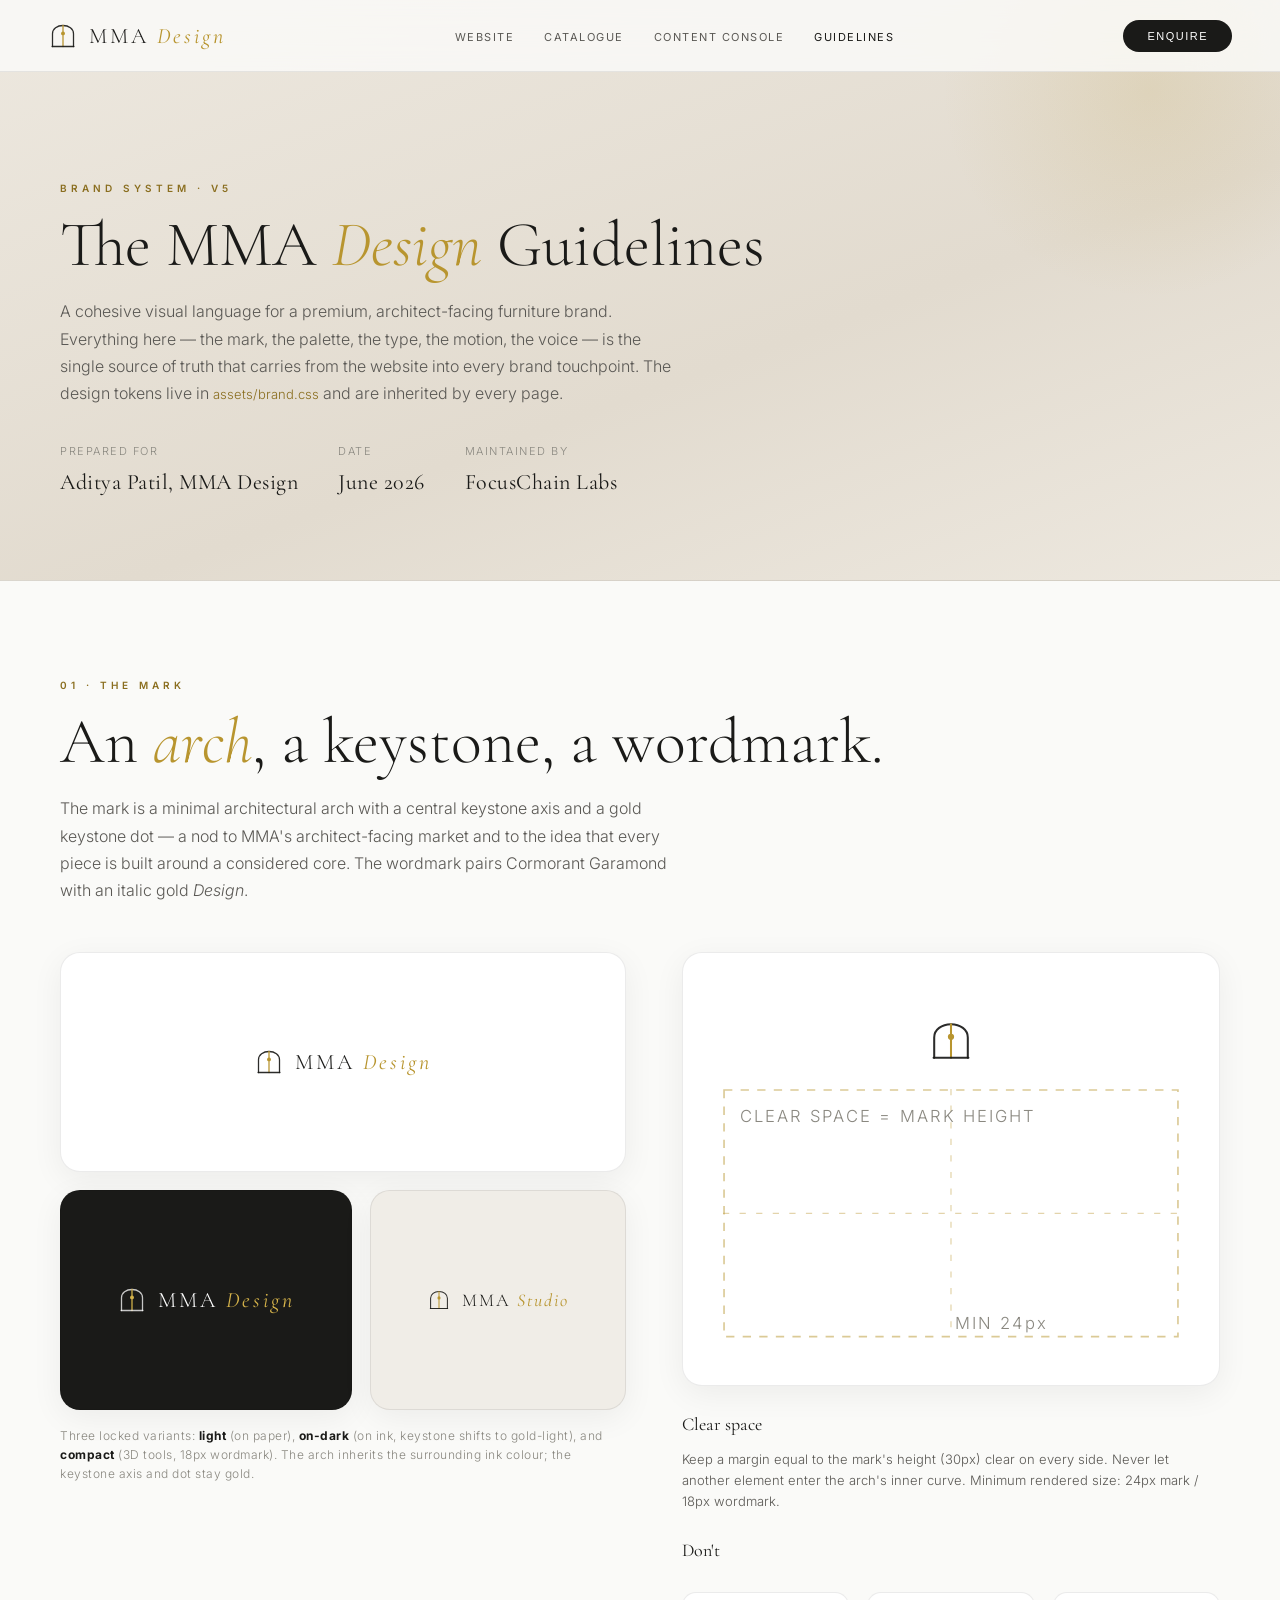
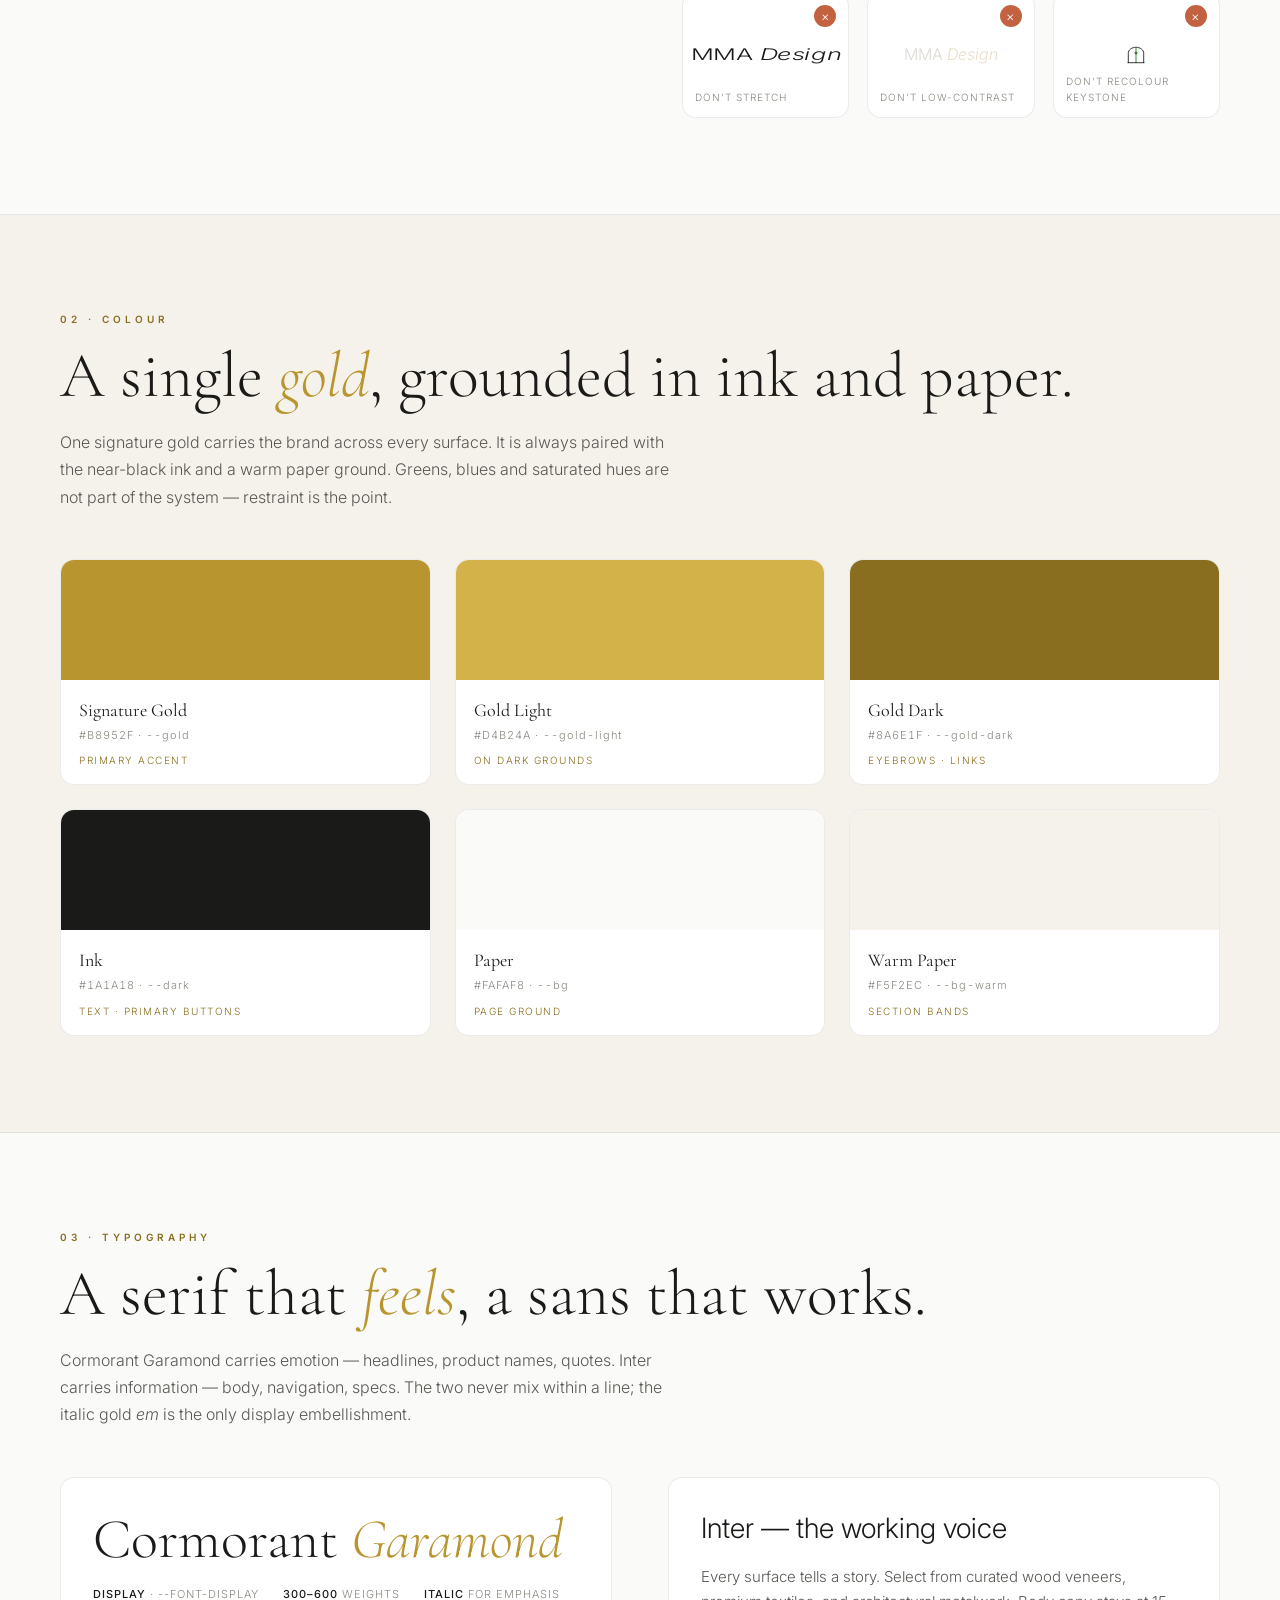
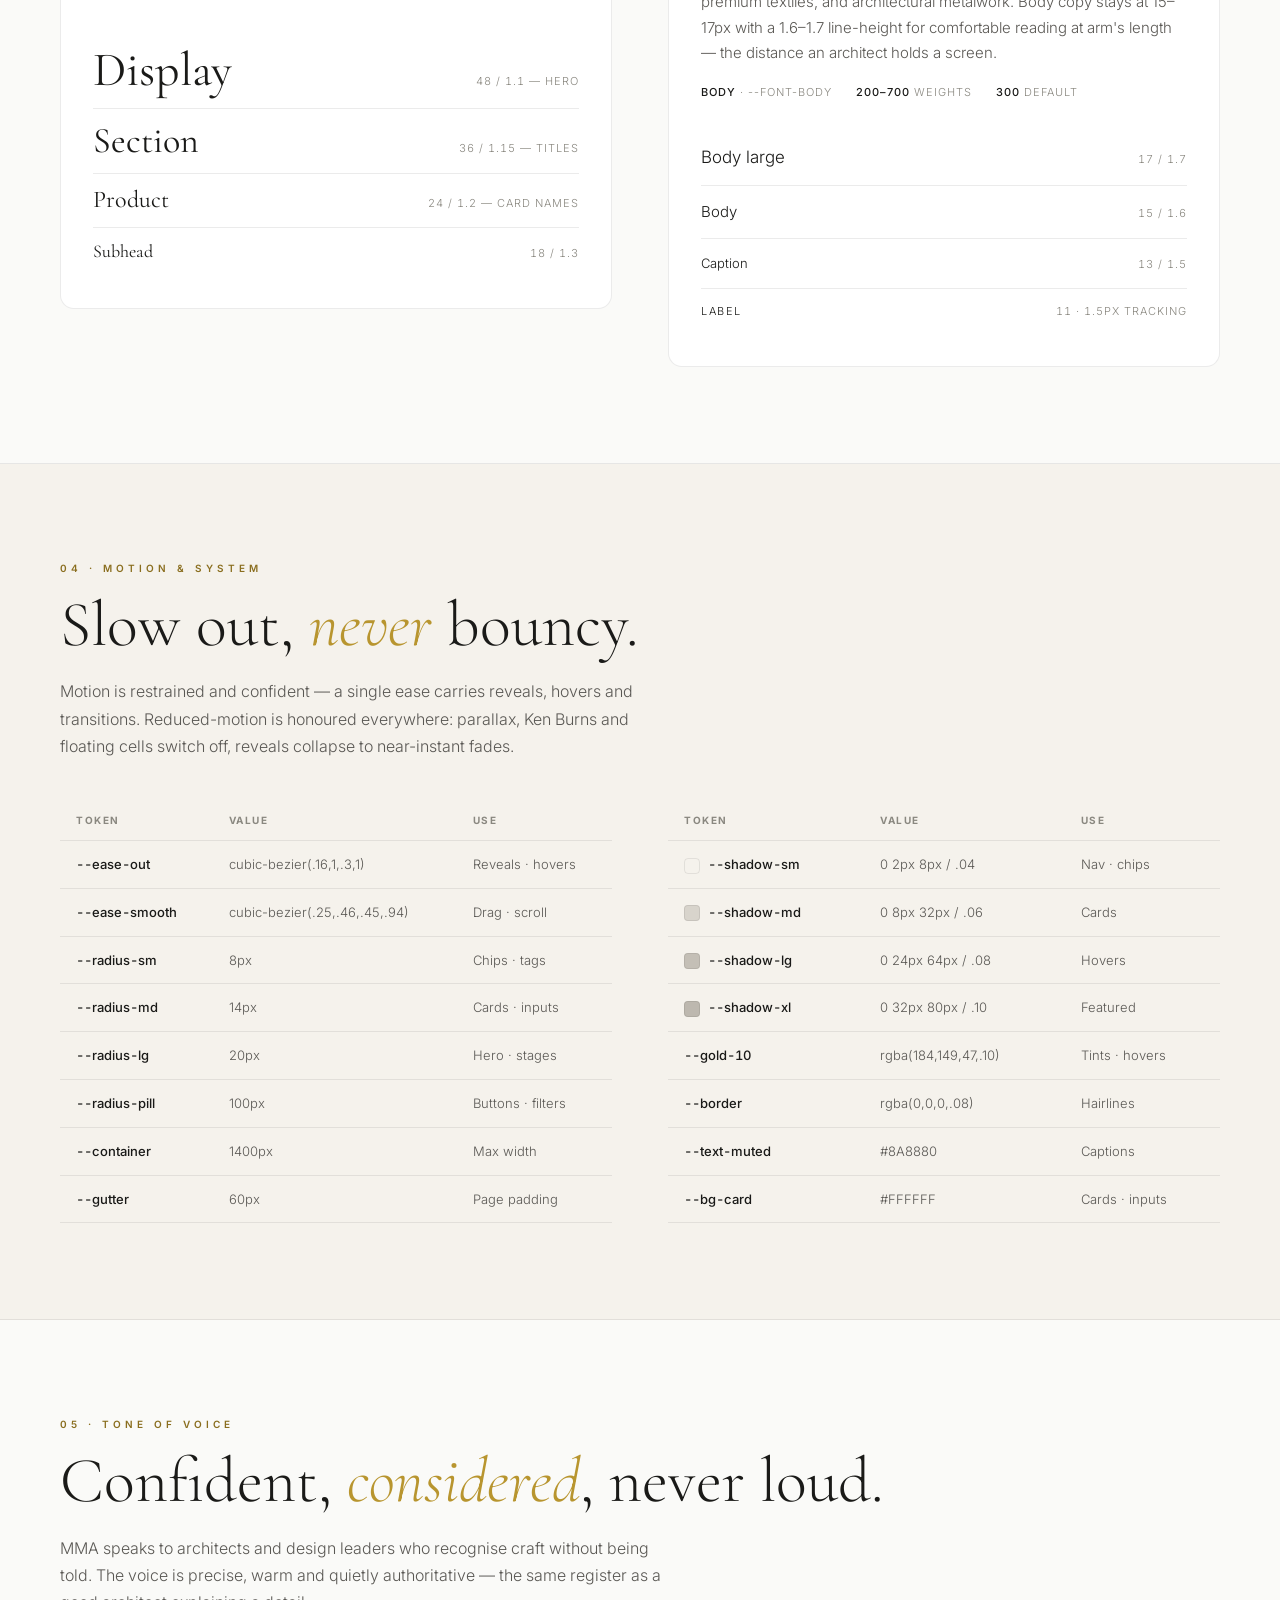
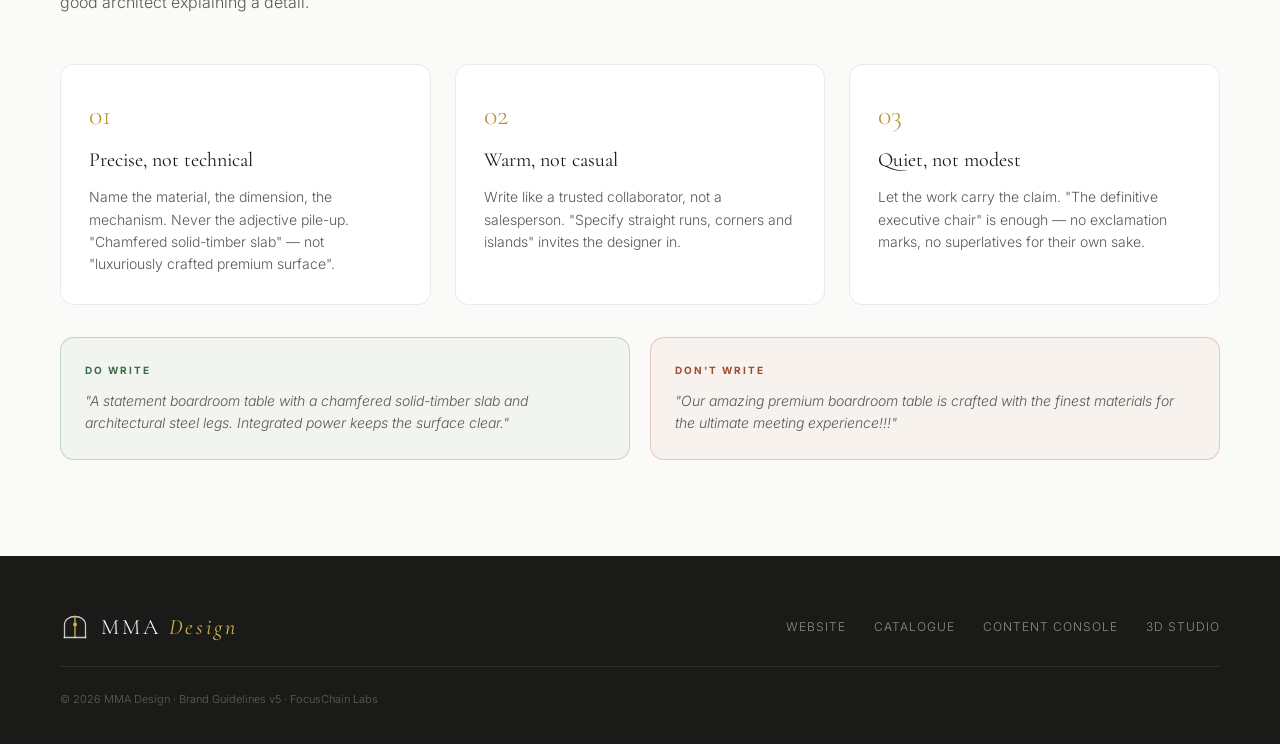
<file: brand-guideline.html>
<!DOCTYPE html>
<html lang="en">
<head>
  <meta charset="UTF-8">
  <meta name="viewport" content="width=device-width, initial-scale=1.0">
  <title>MMA Design — Brand Guidelines</title>
  <meta name="description" content="The MMA Design brand system — logo, colour palette, typography, motion and tone of voice. The single source of truth for every brand touchpoint.">
  <link rel="preconnect" href="https://fonts.googleapis.com">
  <link rel="preconnect" href="https://fonts.gstatic.com" crossorigin>
  <link href="https://fonts.googleapis.com/css2?family=Cormorant+Garamond:ital,wght@0,300;0,400;0,500;0,600;1,300;1,400&family=Inter:wght@200;300;400;500;600;700&display=swap" rel="stylesheet">
  <link rel="stylesheet" href="assets/brand.css">
  <style>
    body { background: var(--bg); color: var(--text); font-family: var(--font-body); font-weight: 300; line-height: 1.6; -webkit-font-smoothing: antialiased; }
    *, *::before, *::after { box-sizing: border-box; margin: 0; padding: 0; }
    img { display: block; max-width: 100%; }
    a { color: inherit; text-decoration: none; }

    nav { position: fixed; top: 0; left: 0; right: 0; z-index: 900; height: 72px; padding: 0 48px; display: flex; align-items: center; background: rgba(250,250,248,0.86); backdrop-filter: blur(40px) saturate(1.8); -webkit-backdrop-filter: blur(40px) saturate(1.8); border-bottom: 1px solid var(--border); }
    .nav-inner { display: flex; align-items: center; justify-content: space-between; width: 100%; max-width: var(--container); margin: 0 auto; }
    .nav-center { display: flex; gap: 30px; list-style: none; align-items: center; }
    .nav-center a { font-size: 11px; font-weight: 400; letter-spacing: 1.5px; text-transform: uppercase; color: var(--text-secondary); transition: color 0.3s; }
    .nav-center a:hover { color: var(--dark); }
    .nav-cta { background: var(--dark); color: #fff; font-size: 11px; font-weight: 500; letter-spacing: 1.5px; text-transform: uppercase; padding: 10px 24px; border: none; border-radius: 100px; cursor: pointer; transition: all 0.4s var(--ease-out); }
    .nav-cta:hover { background: var(--gold); }

    .wrap { max-width: var(--container); margin: 0 auto; padding: 0 var(--gutter); }
    .section { padding: 96px 0; border-bottom: 1px solid var(--border); }
    .section:last-of-type { border-bottom: none; }
    .eyebrow { font-size: 10px; font-weight: 600; letter-spacing: 4px; text-transform: uppercase; color: var(--gold-dark); margin-bottom: 14px; }
    .title { font-family: var(--font-display); font-size: clamp(36px, 5vw, 64px); font-weight: 300; line-height: 1.1; color: var(--dark); margin-bottom: 18px; }
    .title em { font-style: italic; color: var(--gold); }
    .lead { font-size: 16px; color: var(--text-secondary); line-height: 1.7; max-width: 620px; }

    /* Hero */
    .gh-hero { padding: 180px 0 80px; background: linear-gradient(160deg, #EDE8DF 0%, #E2DBCF 60%, #EDE8DF 100%); border-bottom: 1px solid var(--border); position: relative; overflow: hidden; }
    .gh-hero::after { content: ''; position: absolute; top: -120px; right: -80px; width: 420px; height: 420px; border-radius: 50%; background: radial-gradient(circle, rgba(184,149,47,0.14), transparent 70%); }
    .gh-hero .lead { color: var(--text-secondary); }
    .gh-meta { display: flex; gap: 40px; margin-top: 36px; flex-wrap: wrap; }
    .gh-meta div { font-size: 11px; letter-spacing: 1.5px; text-transform: uppercase; color: var(--text-muted); }
    .gh-meta strong { display: block; font-family: var(--font-display); font-size: 22px; font-weight: 400; color: var(--dark); letter-spacing: 0.5px; text-transform: none; margin-top: 4px; }

    .grid-2 { display: grid; grid-template-columns: 1fr 1fr; gap: 56px; align-items: start; }
    .grid-3 { display: grid; grid-template-columns: repeat(3, 1fr); gap: 24px; }

    /* Logo showcase */
    .logo-stage { background: var(--bg-card); border: 1px solid var(--border); border-radius: var(--radius-lg); padding: 56px; display: flex; align-items: center; justify-content: center; min-height: 220px; box-shadow: var(--shadow-md); }
    .logo-stage.dark { background: var(--dark); }
    .logo-stage.cream { background: var(--bg-cream); }
    .logo-construction { background: var(--bg-card); border: 1px solid var(--border); border-radius: var(--radius-lg); padding: 40px; box-shadow: var(--shadow-md); }
    .misuse-row { display: grid; grid-template-columns: repeat(3, 1fr); gap: 18px; margin-top: 28px; }
    .misuse-card { aspect-ratio: 4/3; border-radius: var(--radius-md); border: 1px solid var(--border); background: var(--bg-card); display: flex; align-items: center; justify-content: center; position: relative; overflow: hidden; }
    .misuse-card .mx { position: absolute; top: 12px; right: 12px; width: 22px; height: 22px; border-radius: 50%; background: #C36241; color: #fff; display: grid; place-items: center; font-size: 13px; }
    .misuse-card .ml { position: absolute; bottom: 12px; left: 12px; font-size: 10px; letter-spacing: 1px; text-transform: uppercase; color: var(--text-muted); }
    .misuse-card.stretch .mma-wordmark { transform: scaleX(1.6); }
    .misuse-card.lowcontrast .mma-wordmark { color: #DDD9D3; }
    .misuse-card.lowcontrast .mma-wordmark em { color: #E6DEC8; }
    .misuse-card.recolor .mma-mark path[stroke="#B8952F"] { stroke: #2E7D32; }
    .misuse-card.recolor .mma-mark circle[fill="#B8952F"] { fill: #2E7D32; }

    /* Colour */
    .swatch { border-radius: var(--radius-md); overflow: hidden; border: 1px solid var(--border); background: var(--bg-card); transition: transform 0.4s var(--ease-out), box-shadow 0.4s; }
    .swatch:hover { transform: translateY(-4px); box-shadow: var(--shadow-md); }
    .swatch-chip { height: 120px; }
    .swatch-info { padding: 16px 18px; }
    .swatch-info .sn { font-family: var(--font-display); font-size: 18px; font-weight: 400; color: var(--dark); }
    .swatch-info .sh { font-size: 11px; letter-spacing: 1px; color: var(--text-muted); margin-top: 2px; font-variant-numeric: tabular-nums; }
    .swatch-info .st { font-size: 10px; letter-spacing: 1.5px; text-transform: uppercase; color: var(--gold-dark); margin-top: 8px; }

    /* Type */
    .type-spec { background: var(--bg-card); border: 1px solid var(--border); border-radius: var(--radius-md); padding: 32px; }
    .type-spec .ts-sample { font-family: var(--font-display); font-size: 56px; font-weight: 300; line-height: 1.05; color: var(--dark); margin-bottom: 18px; }
    .type-spec .ts-sample em { font-style: italic; color: var(--gold); }
    .type-spec .ts-body { font-size: 15px; color: var(--text-secondary); line-height: 1.7; margin-bottom: 18px; max-width: 520px; }
    .type-spec .ts-meta { display: flex; gap: 24px; flex-wrap: wrap; font-size: 11px; letter-spacing: 1px; text-transform: uppercase; color: var(--text-muted); }
    .type-spec .ts-meta strong { color: var(--dark); font-weight: 500; }
    .scale-row { display: flex; align-items: baseline; gap: 20px; padding: 14px 0; border-bottom: 1px solid var(--border); }
    .scale-row:last-child { border-bottom: none; }
    .scale-row .sz { font-family: var(--font-display); color: var(--dark); font-weight: 400; line-height: 1; }
    .scale-row .sl { font-size: 11px; letter-spacing: 1px; text-transform: uppercase; color: var(--text-muted); margin-left: auto; font-variant-numeric: tabular-nums; }

    /* Tokens */
    .token-table { width: 100%; border-collapse: collapse; font-size: 13px; }
    .token-table th { text-align: left; font-size: 10px; letter-spacing: 1.5px; text-transform: uppercase; color: var(--text-muted); padding: 12px 16px; border-bottom: 1px solid var(--border); }
    .token-table td { padding: 13px 16px; border-bottom: 1px solid var(--border); color: var(--text-secondary); }
    .token-table td:first-child { color: var(--dark); font-weight: 500; font-variant-numeric: tabular-nums; }
    .token-chip { display: inline-block; width: 16px; height: 16px; border-radius: 4px; border: 1px solid var(--border); vertical-align: middle; margin-right: 8px; }

    /* Tone */
    .tone-card { background: var(--bg-card); border: 1px solid var(--border); border-radius: var(--radius-md); padding: 28px; transition: all 0.4s var(--ease-out); }
    .tone-card:hover { border-color: var(--gold); transform: translateY(-3px); box-shadow: var(--shadow-md); }
    .tone-card .tn-num { font-family: var(--font-display); font-size: 28px; color: var(--gold); font-weight: 300; }
    .tone-card h4 { font-family: var(--font-display); font-size: 20px; font-weight: 400; color: var(--dark); margin: 6px 0 10px; }
    .tone-card p { font-size: 14px; color: var(--text-secondary); line-height: 1.6; }
    .do-dont { display: grid; grid-template-columns: 1fr 1fr; gap: 20px; margin-top: 24px; }
    .dd { border-radius: var(--radius-md); padding: 24px; border: 1px solid; }
    .dd.do { border-color: rgba(74,143,90,0.3); background: rgba(74,143,90,0.05); }
    .dd.dont { border-color: rgba(195,98,65,0.3); background: rgba(195,98,65,0.05); }
    .dd h5 { font-size: 10px; letter-spacing: 2px; text-transform: uppercase; margin-bottom: 12px; }
    .dd.do h5 { color: #3E6B47; }
    .dd.dont h5 { color: #A04A2E; }
    .dd p { font-size: 14px; color: var(--text-secondary); line-height: 1.6; font-style: italic; }

    footer { background: var(--dark); padding: 56px var(--gutter) 36px; color: rgba(255,255,255,0.6); }
    .footer-inner { max-width: var(--container); margin: 0 auto; display: flex; justify-content: space-between; align-items: center; flex-wrap: wrap; gap: 20px; }
    .footer-links { display: flex; gap: 28px; }
    .footer-links a { font-size: 12px; letter-spacing: 1px; text-transform: uppercase; color: rgba(255,255,255,0.5); transition: color 0.3s; }
    .footer-links a:hover { color: var(--gold-light); }
    .footer-copy { font-size: 11px; color: rgba(255,255,255,0.3); width: 100%; max-width: var(--container); margin: 24px auto 0; padding-top: 24px; border-top: 1px solid rgba(255,255,255,0.08); }

    .reveal { opacity: 0; transform: translateY(28px); transition: opacity 0.8s var(--ease-out), transform 0.8s var(--ease-out); }
    .reveal.in { opacity: 1; transform: translateY(0); }

    @media (max-width: 1024px) {
      nav, .wrap { padding-left: 32px; padding-right: 32px; }
      .grid-2, .do-dont { grid-template-columns: 1fr; gap: 32px; }
      .grid-3 { grid-template-columns: repeat(2, 1fr); }
    }
    @media (max-width: 640px) {
      nav { padding: 0 18px; height: 60px; }
      .nav-center { display: none; }
      .wrap { padding: 0 18px; }
      .gh-hero { padding-top: 120px; }
      .section { padding: 64px 0; }
      .grid-3 { grid-template-columns: 1fr; }
      .misuse-row { grid-template-columns: 1fr; }
      .logo-stage { padding: 36px; }
    }
  </style>
</head>
<body>

<nav>
  <div class="nav-inner">
    <a class="mma-logo" href="index.html" aria-label="MMA Design — home">
      <svg class="mma-mark" viewBox="0 0 40 40" fill="none" aria-hidden="true"><path d="M6 34V17C6 10.6 12.3 6 20 6C27.7 6 34 10.6 34 17V34" stroke="currentColor" stroke-width="1.7" stroke-linecap="round" stroke-linejoin="round" opacity="0.92"/><path d="M20 6V34" stroke="#B8952F" stroke-width="1.7" stroke-linecap="round"/><path d="M5.5 34H34.5" stroke="currentColor" stroke-width="1.7" stroke-linecap="round" opacity="0.92"/><circle cx="20" cy="16.5" r="2.6" fill="#B8952F"/></svg>
      <span class="mma-wordmark">MMA&nbsp;<em>Design</em></span>
    </a>
    <ul class="nav-center">
      <li><a href="index.html">Website</a></li>
      <li><a href="catalogue.html">Catalogue</a></li>
      <li><a href="cms.html">Content Console</a></li>
      <li><a href="brand-guideline.html" style="color:var(--dark);">Guidelines</a></li>
    </ul>
    <button class="nav-cta" onclick="location.href='index.html#contact'">Enquire</button>
  </div>
</nav>

<header class="gh-hero">
  <div class="wrap">
    <div class="eyebrow">Brand System · v5</div>
    <h1 class="title">The MMA <em>Design</em> Guidelines</h1>
    <p class="lead">A cohesive visual language for a premium, architect-facing furniture brand. Everything here — the mark, the palette, the type, the motion, the voice — is the single source of truth that carries from the website into every brand touchpoint. The design tokens live in <code style="font-family:var(--font-body);font-size:13px;color:var(--gold-dark);">assets/brand.css</code> and are inherited by every page.</p>
    <div class="gh-meta">
      <div>Prepared for<strong>Aditya Patil, MMA Design</strong></div>
      <div>Date<strong>June 2026</strong></div>
      <div>Maintained by<strong>FocusChain Labs</strong></div>
    </div>
  </div>
</header>

<!-- THE MARK -->
<section class="section">
  <div class="wrap">
    <div class="eyebrow reveal">01 · The Mark</div>
    <h2 class="title reveal">An <em>arch</em>, a keystone, a wordmark.</h2>
    <p class="lead reveal" style="margin-bottom:48px;">The mark is a minimal architectural arch with a central keystone axis and a gold keystone dot — a nod to MMA's architect-facing market and to the idea that every piece is built around a considered core. The wordmark pairs Cormorant Garamond with an italic gold <em>Design</em>.</p>
    <div class="grid-2">
      <div class="reveal">
        <div class="logo-stage">
          <a class="mma-logo" href="index.html" aria-label="MMA Design">
            <svg class="mma-mark" viewBox="0 0 40 40" fill="none" aria-hidden="true"><path d="M6 34V17C6 10.6 12.3 6 20 6C27.7 6 34 10.6 34 17V34" stroke="currentColor" stroke-width="1.7" stroke-linecap="round" stroke-linejoin="round" opacity="0.92"/><path d="M20 6V34" stroke="#B8952F" stroke-width="1.7" stroke-linecap="round"/><path d="M5.5 34H34.5" stroke="currentColor" stroke-width="1.7" stroke-linecap="round" opacity="0.92"/><circle cx="20" cy="16.5" r="2.6" fill="#B8952F"/></svg>
            <span class="mma-wordmark">MMA&nbsp;<em>Design</em></span>
          </a>
        </div>
        <div style="display:grid;grid-template-columns:1fr 1fr;gap:18px;margin-top:18px;">
          <div class="logo-stage dark">
            <a class="mma-logo on-dark" href="index.html" aria-label="MMA Design">
              <svg class="mma-mark" viewBox="0 0 40 40" fill="none" aria-hidden="true"><path d="M6 34V17C6 10.6 12.3 6 20 6C27.7 6 34 10.6 34 17V34" stroke="currentColor" stroke-width="1.7" stroke-linecap="round" stroke-linejoin="round" opacity="0.92"/><path d="M20 6V34" stroke="#D4B24A" stroke-width="1.7" stroke-linecap="round"/><path d="M5.5 34H34.5" stroke="currentColor" stroke-width="1.7" stroke-linecap="round" opacity="0.92"/><circle cx="20" cy="16.5" r="2.6" fill="#D4B24A"/></svg>
              <span class="mma-wordmark">MMA&nbsp;<em>Design</em></span>
            </a>
          </div>
          <div class="logo-stage cream">
            <a class="mma-logo compact" href="index.html" aria-label="MMA Design">
              <svg class="mma-mark" viewBox="0 0 40 40" fill="none" aria-hidden="true"><path d="M6 34V17C6 10.6 12.3 6 20 6C27.7 6 34 10.6 34 17V34" stroke="currentColor" stroke-width="1.7" stroke-linecap="round" stroke-linejoin="round" opacity="0.92"/><path d="M20 6V34" stroke="#B8952F" stroke-width="1.7" stroke-linecap="round"/><path d="M5.5 34H34.5" stroke="currentColor" stroke-width="1.7" stroke-linecap="round" opacity="0.92"/><circle cx="20" cy="16.5" r="2.6" fill="#B8952F"/></svg>
              <span class="mma-wordmark">MMA&nbsp;<em>Studio</em></span>
            </a>
          </div>
        </div>
        <p style="font-size:12px;color:var(--text-muted);margin-top:16px;letter-spacing:0.5px;">Three locked variants: <strong style="color:var(--dark);">light</strong> (on paper), <strong style="color:var(--dark);">on-dark</strong> (on ink, keystone shifts to gold-light), and <strong style="color:var(--dark);">compact</strong> (3D tools, 18px wordmark). The arch inherits the surrounding ink colour; the keystone axis and dot stay gold.</p>
      </div>
      <div class="reveal">
        <div class="logo-construction">
          <div style="display:flex;align-items:center;justify-content:center;gap:11px;padding:24px 0;">
            <svg width="48" height="48" viewBox="0 0 40 40" fill="none"><path d="M6 34V17C6 10.6 12.3 6 20 6C27.7 6 34 10.6 34 17V34" stroke="#1A1A18" stroke-width="1.7" stroke-linecap="round" stroke-linejoin="round" opacity="0.92"/><path d="M20 6V34" stroke="#B8952F" stroke-width="1.7" stroke-linecap="round"/><path d="M5.5 34H34.5" stroke="#1A1A18" stroke-width="1.7" stroke-linecap="round" opacity="0.92"/><circle cx="20" cy="16.5" r="2.6" fill="#B8952F"/></svg>
          </div>
          <svg viewBox="0 0 220 120" style="width:100%;height:auto;" fill="none">
            <rect x="0.5" y="0.5" width="219" height="119" stroke="#B8952F" stroke-width="0.8" stroke-dasharray="4 4" opacity="0.5"/>
            <line x1="110" y1="0" x2="110" y2="120" stroke="#B8952F" stroke-width="0.6" stroke-dasharray="3 5" opacity="0.4"/>
            <line x1="0" y1="60" x2="220" y2="60" stroke="#B8952F" stroke-width="0.6" stroke-dasharray="3 5" opacity="0.4"/>
            <text x="8" y="16" font-family="Inter" font-size="8" fill="#8A8880" letter-spacing="1">CLEAR SPACE = MARK HEIGHT</text>
            <text x="112" y="116" font-family="Inter" font-size="8" fill="#8A8880" letter-spacing="1">MIN 24px</text>
          </svg>
        </div>
        <h4 style="font-family:var(--font-display);font-size:18px;font-weight:400;color:var(--dark);margin:24px 0 10px;">Clear space</h4>
        <p style="font-size:13px;color:var(--text-secondary);line-height:1.6;">Keep a margin equal to the mark's height (30px) clear on every side. Never let another element enter the arch's inner curve. Minimum rendered size: 24px mark / 18px wordmark.</p>
        <h4 style="font-family:var(--font-display);font-size:18px;font-weight:400;color:var(--dark);margin:24px 0 10px;">Don't</h4>
        <div class="misuse-row">
          <div class="misuse-card stretch"><span class="mx">&times;</span><span class="ml">Don't stretch</span><span class="mma-wordmark" style="font-size:16px;">MMA <em>Design</em></span></div>
          <div class="misuse-card lowcontrast"><span class="mx">&times;</span><span class="ml">Don't low-contrast</span><span class="mma-wordmark" style="font-size:16px;">MMA <em>Design</em></span></div>
          <div class="misuse-card recolor"><span class="mx">&times;</span><span class="ml">Don't recolour keystone</span>
            <svg class="mma-mark" width="22" height="22" viewBox="0 0 40 40" fill="none"><path d="M6 34V17C6 10.6 12.3 6 20 6C27.7 6 34 10.6 34 17V34" stroke="#1A1A18" stroke-width="1.7" stroke-linecap="round" stroke-linejoin="round" opacity="0.92"/><path d="M20 6V34" stroke="#B8952F" stroke-width="1.7" stroke-linecap="round"/><path d="M5.5 34H34.5" stroke="#1A1A18" stroke-width="1.7" stroke-linecap="round" opacity="0.92"/><circle cx="20" cy="16.5" r="2.6" fill="#B8952F"/></svg>
          </div>
        </div>
      </div>
    </div>
  </div>
</section>

<!-- COLOUR -->
<section class="section" style="background:var(--bg-warm);">
  <div class="wrap">
    <div class="eyebrow reveal">02 · Colour</div>
    <h2 class="title reveal">A single <em>gold</em>, grounded in ink and paper.</h2>
    <p class="lead reveal" style="margin-bottom:48px;">One signature gold carries the brand across every surface. It is always paired with the near-black ink and a warm paper ground. Greens, blues and saturated hues are not part of the system — restraint is the point.</p>
    <div class="grid-3 reveal" style="margin-bottom:24px;">
      <div class="swatch"><div class="swatch-chip" style="background:#B8952F;"></div><div class="swatch-info"><div class="sn">Signature Gold</div><div class="sh">#B8952F · --gold</div><div class="st">Primary accent</div></div></div>
      <div class="swatch"><div class="swatch-chip" style="background:#D4B24A;"></div><div class="swatch-info"><div class="sn">Gold Light</div><div class="sh">#D4B24A · --gold-light</div><div class="st">On dark grounds</div></div></div>
      <div class="swatch"><div class="swatch-chip" style="background:#8A6E1F;"></div><div class="swatch-info"><div class="sn">Gold Dark</div><div class="sh">#8A6E1F · --gold-dark</div><div class="st">Eyebrows · links</div></div></div>
    </div>
    <div class="grid-3 reveal">
      <div class="swatch"><div class="swatch-chip" style="background:#1A1A18;"></div><div class="swatch-info"><div class="sn">Ink</div><div class="sh">#1A1A18 · --dark</div><div class="st">Text · primary buttons</div></div></div>
      <div class="swatch"><div class="swatch-chip" style="background:#FAFAF8;"></div><div class="swatch-info"><div class="sn">Paper</div><div class="sh">#FAFAF8 · --bg</div><div class="st">Page ground</div></div></div>
      <div class="swatch"><div class="swatch-chip" style="background:#F5F2EC;"></div><div class="swatch-info"><div class="sn">Warm Paper</div><div class="sh">#F5F2EC · --bg-warm</div><div class="st">Section bands</div></div></div>
    </div>
  </div>
</section>

<!-- TYPOGRAPHY -->
<section class="section">
  <div class="wrap">
    <div class="eyebrow reveal">03 · Typography</div>
    <h2 class="title reveal">A serif that <em>feels</em>, a sans that works.</h2>
    <p class="lead reveal" style="margin-bottom:48px;">Cormorant Garamond carries emotion — headlines, product names, quotes. Inter carries information — body, navigation, specs. The two never mix within a line; the italic gold <em>em</em> is the only display embellishment.</p>
    <div class="grid-2 reveal">
      <div class="type-spec">
        <div class="ts-sample">Cormorant <em>Garamond</em></div>
        <div class="ts-meta"><span><strong>Display</strong> · --font-display</span><span><strong>300–600</strong> weights</span><span><strong>Italic</strong> for emphasis</span></div>
        <div style="margin-top:28px;">
          <div class="scale-row"><span class="sz" style="font-size:48px;">Display</span><span class="sl">48 / 1.1 — hero</span></div>
          <div class="scale-row"><span class="sz" style="font-size:36px;">Section</span><span class="sl">36 / 1.15 — titles</span></div>
          <div class="scale-row"><span class="sz" style="font-size:24px;">Product</span><span class="sl">24 / 1.2 — card names</span></div>
          <div class="scale-row"><span class="sz" style="font-size:18px;">Subhead</span><span class="sl">18 / 1.3</span></div>
        </div>
      </div>
      <div class="type-spec">
        <div class="ts-body" style="font-family:var(--font-body);font-size:28px;font-weight:300;color:var(--dark);line-height:1.3;margin-bottom:18px;">Inter — the working voice</div>
        <div class="ts-body">Every surface tells a story. Select from curated wood veneers, premium textiles, and architectural metalwork. Body copy stays at 15–17px with a 1.6–1.7 line-height for comfortable reading at arm's length — the distance an architect holds a screen.</div>
        <div class="ts-meta"><span><strong>Body</strong> · --font-body</span><span><strong>200–700</strong> weights</span><span><strong>300</strong> default</span></div>
        <div style="margin-top:28px;">
          <div class="scale-row"><span style="font-family:var(--font-body);font-size:17px;color:var(--dark);">Body large</span><span class="sl">17 / 1.7</span></div>
          <div class="scale-row"><span style="font-family:var(--font-body);font-size:15px;color:var(--dark);">Body</span><span class="sl">15 / 1.6</span></div>
          <div class="scale-row"><span style="font-family:var(--font-body);font-size:13px;color:var(--dark);">Caption</span><span class="sl">13 / 1.5</span></div>
          <div class="scale-row"><span style="font-family:var(--font-body);font-size:11px;letter-spacing:1.5px;text-transform:uppercase;color:var(--dark);">Label</span><span class="sl">11 · 1.5px tracking</span></div>
        </div>
      </div>
    </div>
  </div>
</section>

<!-- MOTION & TOKENS -->
<section class="section" style="background:var(--bg-warm);">
  <div class="wrap">
    <div class="eyebrow reveal">04 · Motion &amp; System</div>
    <h2 class="title reveal">Slow out, <em>never</em> bouncy.</h2>
    <p class="lead reveal" style="margin-bottom:40px;">Motion is restrained and confident — a single ease carries reveals, hovers and transitions. Reduced-motion is honoured everywhere: parallax, Ken Burns and floating cells switch off, reveals collapse to near-instant fades.</p>
    <div class="grid-2 reveal">
      <div>
        <table class="token-table">
          <thead><tr><th>Token</th><th>Value</th><th>Use</th></tr></thead>
          <tbody>
            <tr><td>--ease-out</td><td>cubic-bezier(.16,1,.3,1)</td><td>Reveals · hovers</td></tr>
            <tr><td>--ease-smooth</td><td>cubic-bezier(.25,.46,.45,.94)</td><td>Drag · scroll</td></tr>
            <tr><td>--radius-sm</td><td>8px</td><td>Chips · tags</td></tr>
            <tr><td>--radius-md</td><td>14px</td><td>Cards · inputs</td></tr>
            <tr><td>--radius-lg</td><td>20px</td><td>Hero · stages</td></tr>
            <tr><td>--radius-pill</td><td>100px</td><td>Buttons · filters</td></tr>
            <tr><td>--container</td><td>1400px</td><td>Max width</td></tr>
            <tr><td>--gutter</td><td>60px</td><td>Page padding</td></tr>
          </tbody>
        </table>
      </div>
      <div>
        <table class="token-table">
          <thead><tr><th>Token</th><th>Value</th><th>Use</th></tr></thead>
          <tbody>
            <tr><td><span class="token-chip" style="background:var(--shadow-sm);"></span>--shadow-sm</td><td>0 2px 8px / .04</td><td>Nav · chips</td></tr>
            <tr><td><span class="token-chip" style="background:#D8D4CC;"></span>--shadow-md</td><td>0 8px 32px / .06</td><td>Cards</td></tr>
            <tr><td><span class="token-chip" style="background:#C4BFB6;"></span>--shadow-lg</td><td>0 24px 64px / .08</td><td>Hovers</td></tr>
            <tr><td><span class="token-chip" style="background:#BDB8AF;"></span>--shadow-xl</td><td>0 32px 80px / .10</td><td>Featured</td></tr>
            <tr><td>--gold-10</td><td>rgba(184,149,47,.10)</td><td>Tints · hovers</td></tr>
            <tr><td>--border</td><td>rgba(0,0,0,.08)</td><td>Hairlines</td></tr>
            <tr><td>--text-muted</td><td>#8A8880</td><td>Captions</td></tr>
            <tr><td>--bg-card</td><td>#FFFFFF</td><td>Cards · inputs</td></tr>
          </tbody>
        </table>
      </div>
    </div>
  </div>
</section>

<!-- TONE OF VOICE -->
<section class="section">
  <div class="wrap">
    <div class="eyebrow reveal">05 · Tone of Voice</div>
    <h2 class="title reveal">Confident, <em>considered</em>, never loud.</h2>
    <p class="lead reveal" style="margin-bottom:48px;">MMA speaks to architects and design leaders who recognise craft without being told. The voice is precise, warm and quietly authoritative — the same register as a good architect explaining a detail.</p>
    <div class="grid-3 reveal" style="margin-bottom:32px;">
      <div class="tone-card"><div class="tn-num">01</div><h4>Precise, not technical</h4><p>Name the material, the dimension, the mechanism. Never the adjective pile-up. "Chamfered solid-timber slab" — not "luxuriously crafted premium surface".</p></div>
      <div class="tone-card"><div class="tn-num">02</div><h4>Warm, not casual</h4><p>Write like a trusted collaborator, not a salesperson. "Specify straight runs, corners and islands" invites the designer in.</p></div>
      <div class="tone-card"><div class="tn-num">03</div><h4>Quiet, not modest</h4><p>Let the work carry the claim. "The definitive executive chair" is enough — no exclamation marks, no superlatives for their own sake.</p></div>
    </div>
    <div class="do-dont reveal">
      <div class="dd do"><h5>Do write</h5><p>"A statement boardroom table with a chamfered solid-timber slab and architectural steel legs. Integrated power keeps the surface clear."</p></div>
      <div class="dd dont"><h5>Don't write</h5><p>"Our amazing premium boardroom table is crafted with the finest materials for the ultimate meeting experience!!!"</p></div>
    </div>
  </div>
</section>

<footer>
  <div class="footer-inner">
    <a class="mma-logo on-dark" href="index.html" aria-label="MMA Design — home">
      <svg class="mma-mark" viewBox="0 0 40 40" fill="none" aria-hidden="true"><path d="M6 34V17C6 10.6 12.3 6 20 6C27.7 6 34 10.6 34 17V34" stroke="currentColor" stroke-width="1.7" stroke-linecap="round" stroke-linejoin="round" opacity="0.92"/><path d="M20 6V34" stroke="#D4B24A" stroke-width="1.7" stroke-linecap="round"/><path d="M5.5 34H34.5" stroke="currentColor" stroke-width="1.7" stroke-linecap="round" opacity="0.92"/><circle cx="20" cy="16.5" r="2.6" fill="#D4B24A"/></svg>
      <span class="mma-wordmark">MMA&nbsp;<em>Design</em></span>
    </a>
    <div class="footer-links">
      <a href="index.html">Website</a>
      <a href="catalogue.html">Catalogue</a>
      <a href="cms.html">Content Console</a>
      <a href="3d-studio.html">3D Studio</a>
    </div>
  </div>
  <div class="footer-copy">&copy; 2026 MMA Design · Brand Guidelines v5 · FocusChain Labs</div>
</footer>

<script>
  // Reveal on scroll (respects reduced-motion via brand.css global policy).
  var io = new IntersectionObserver(function (entries) {
    entries.forEach(function (e) { if (e.isIntersecting) { e.target.classList.add('in'); io.unobserve(e.target); } });
  }, { threshold: 0.08, rootMargin: '0px 0px -50px 0px' });
  document.querySelectorAll('.reveal').forEach(function (el) { io.observe(el); });
</script>
</body>
</html>
</file>
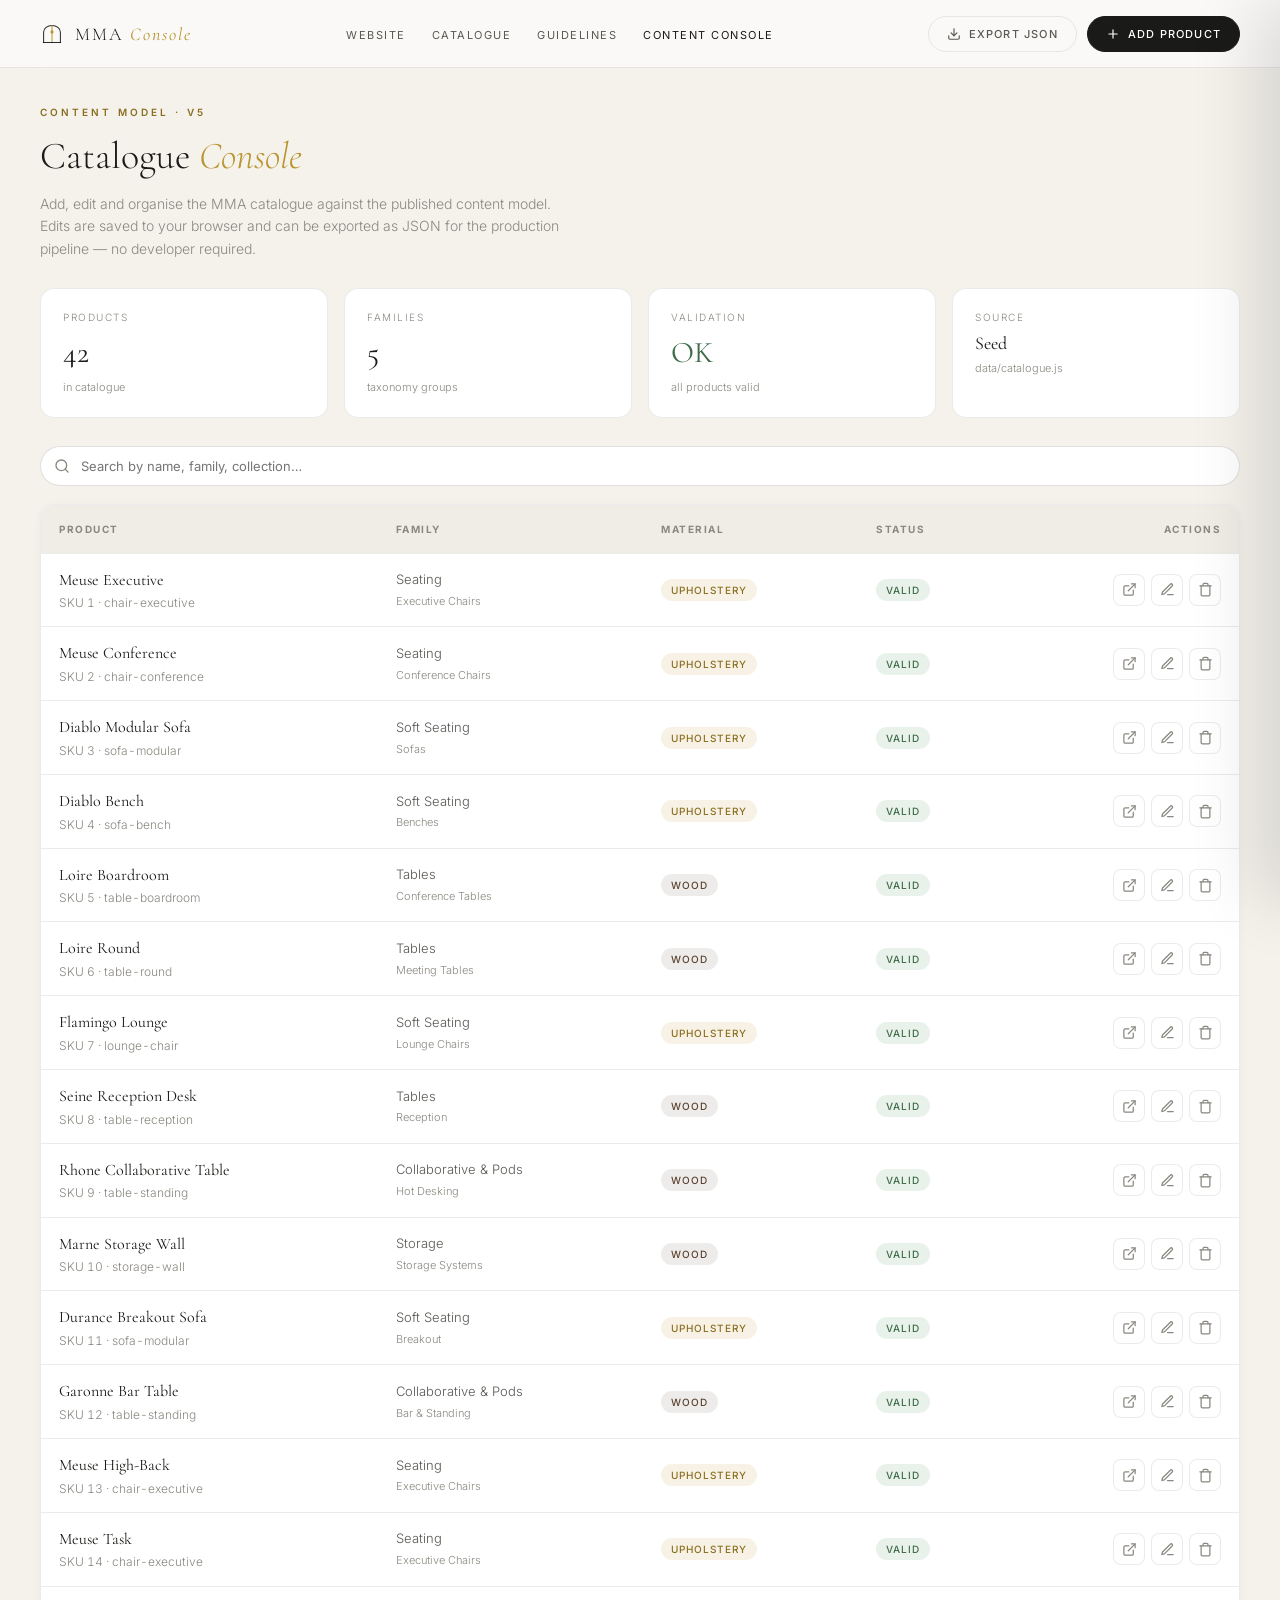
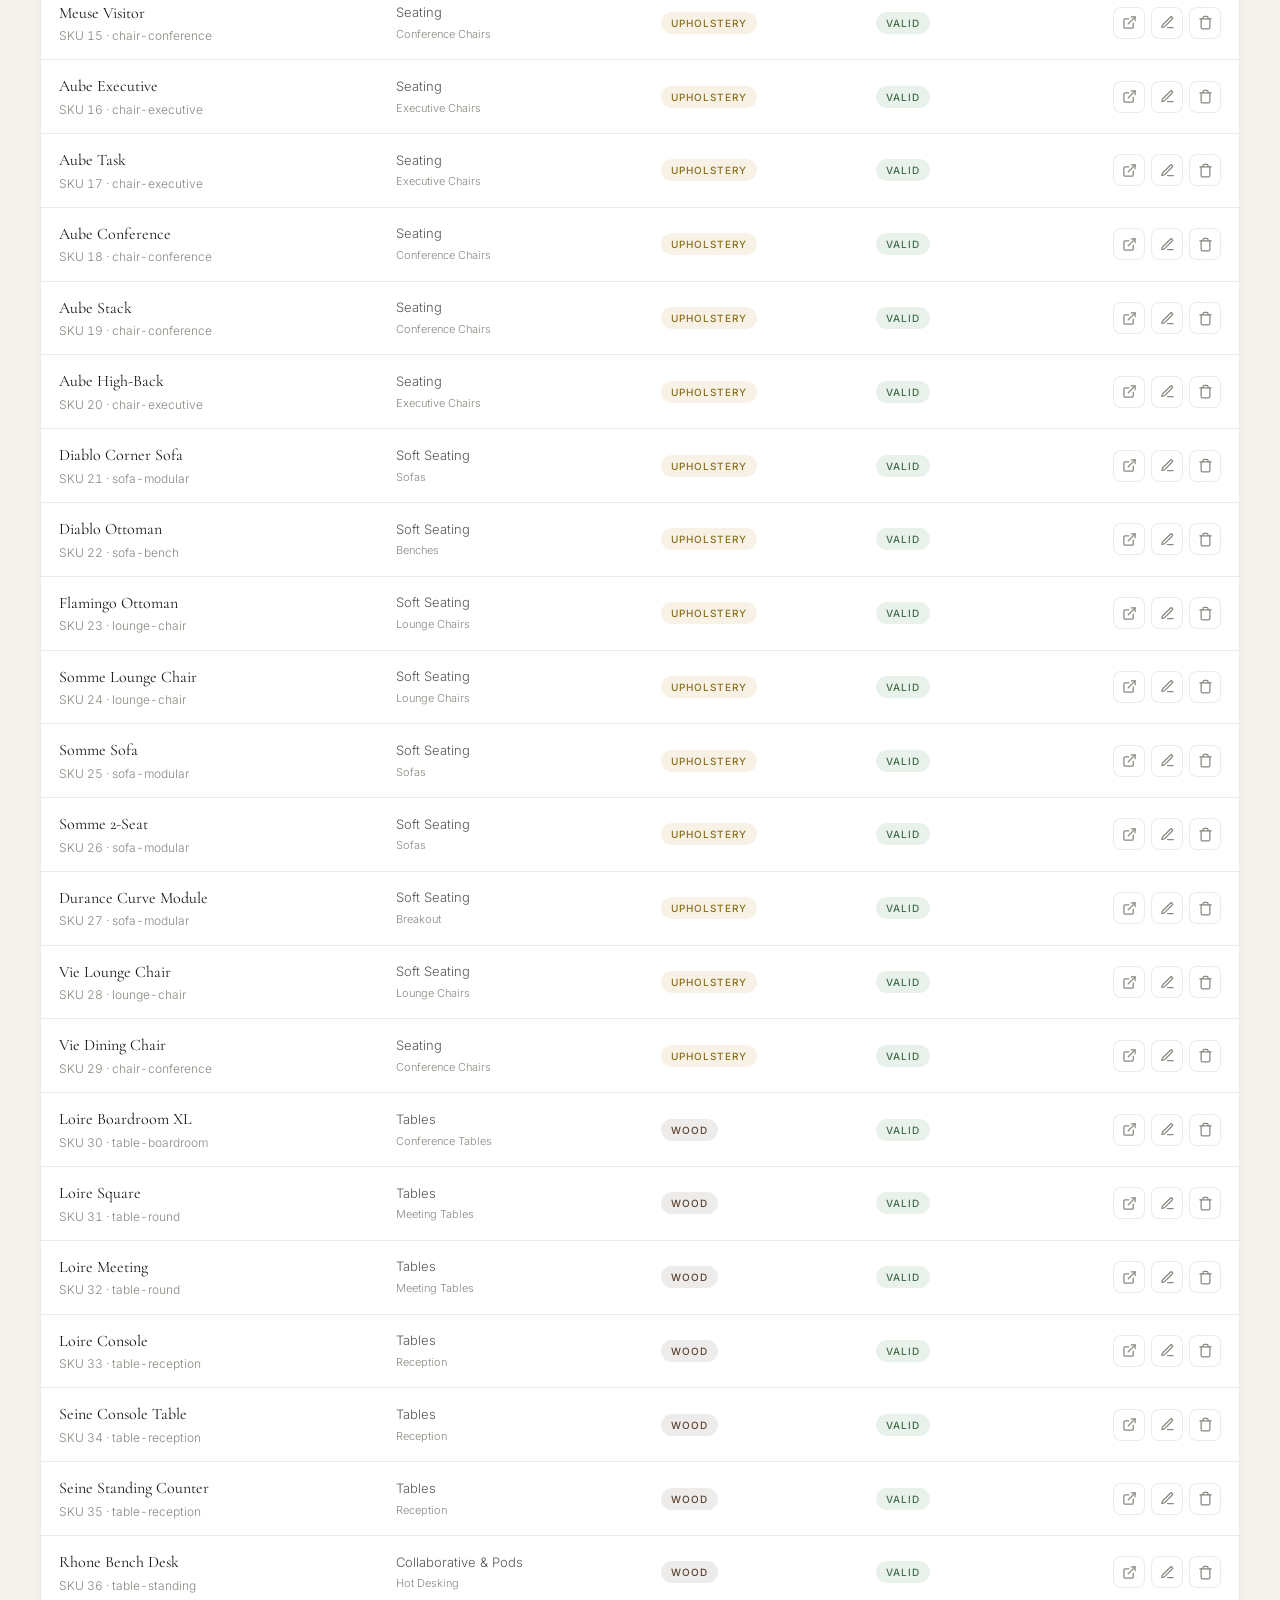
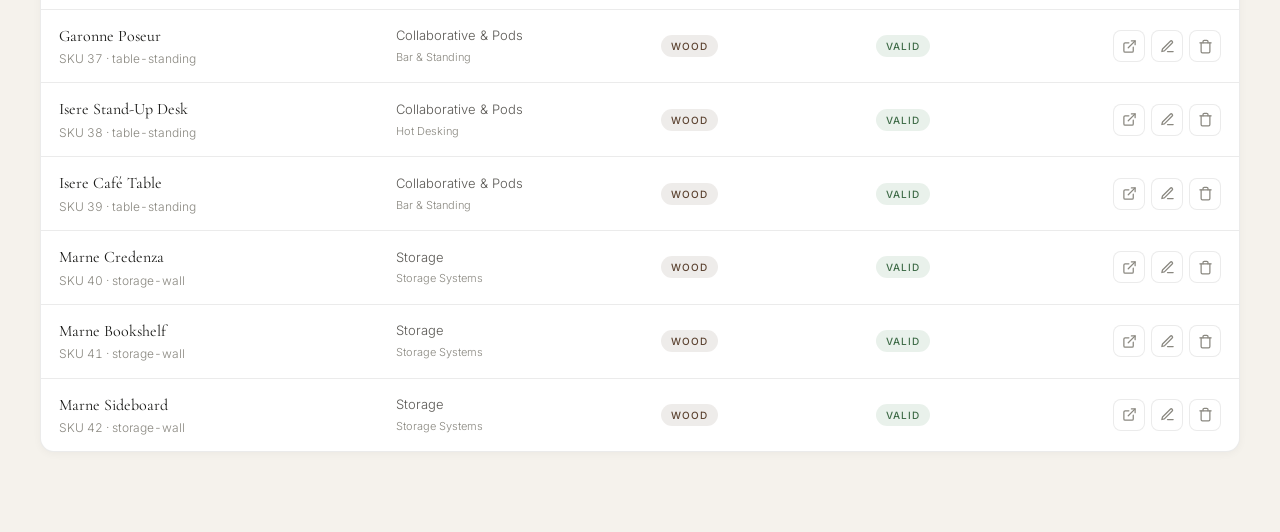
<file: cms.html>
<!DOCTYPE html>
<html lang="en">
<head>
  <meta charset="UTF-8">
  <meta name="viewport" content="width=device-width, initial-scale=1.0">
  <title>MMA Design — Content Console</title>
  <meta name="description" content="Content management console for the MMA Design catalogue — add, edit, organise and validate products against the published content model.">
  <link rel="preconnect" href="https://fonts.googleapis.com">
  <link rel="preconnect" href="https://fonts.gstatic.com" crossorigin>
  <link href="https://fonts.googleapis.com/css2?family=Cormorant+Garamond:ital,wght@0,300;0,400;0,500;0,600;1,300;1,400&family=Inter:wght@200;300;400;500;600;700&display=swap" rel="stylesheet">
  <link rel="stylesheet" href="assets/brand.css">
  <style>
    *, *::before, *::after { box-sizing: border-box; margin: 0; padding: 0; }
    body { background: var(--bg-warm); color: var(--text); font-family: var(--font-body); font-weight: 300; line-height: 1.6; -webkit-font-smoothing: antialiased; }
    a { color: inherit; text-decoration: none; }
    button { font-family: inherit; cursor: pointer; }

    nav { position: sticky; top: 0; z-index: 900; height: 68px; padding: 0 40px; display: flex; align-items: center; background: rgba(250,250,248,0.92); backdrop-filter: blur(20px); border-bottom: 1px solid var(--border); }
    .nav-inner { display: flex; align-items: center; justify-content: space-between; width: 100%; max-width: var(--container); margin: 0 auto; gap: 24px; }
    .nav-center { display: flex; gap: 26px; list-style: none; align-items: center; }
    .nav-center a { font-size: 11px; font-weight: 400; letter-spacing: 1.5px; text-transform: uppercase; color: var(--text-secondary); transition: color 0.3s; }
    .nav-center a:hover, .nav-center a.active { color: var(--dark); }
    .nav-actions { display: flex; gap: 10px; }

    .btn { display: inline-flex; align-items: center; gap: 8px; font-size: 11px; font-weight: 500; letter-spacing: 1.2px; text-transform: uppercase; padding: 10px 18px; border-radius: 100px; border: 1px solid var(--border-medium); background: var(--bg-card); color: var(--dark); transition: all 0.3s var(--ease-out); }
    .btn:hover { border-color: var(--gold); color: var(--gold-dark); }
    .btn.primary { background: var(--dark); color: #fff; border-color: var(--dark); }
    .btn.primary:hover { background: var(--gold); border-color: var(--gold); color: #fff; }
    .btn.ghost { background: transparent; border-color: var(--border); color: var(--text-secondary); }
    .btn.danger { color: #A04A2E; border-color: rgba(195,98,65,0.3); }
    .btn.danger:hover { background: rgba(195,98,65,0.08); border-color: #C36241; color: #A04A2E; }
    .btn svg { width: 14px; height: 14px; }

    .wrap { max-width: var(--container); margin: 0 auto; padding: 36px 40px 80px; }
    .page-head { display: flex; justify-content: space-between; align-items: flex-end; gap: 24px; flex-wrap: wrap; margin-bottom: 28px; }
    .page-head .eyebrow { font-size: 10px; font-weight: 600; letter-spacing: 3px; text-transform: uppercase; color: var(--gold-dark); }
    .page-head h1 { font-family: var(--font-display); font-size: 38px; font-weight: 300; color: var(--dark); margin-top: 6px; }
    .page-head h1 em { font-style: italic; color: var(--gold); }
    .page-head .sub { font-size: 14px; color: var(--text-muted); margin-top: 6px; max-width: 540px; }

    .stats { display: grid; grid-template-columns: repeat(4, 1fr); gap: 16px; margin-bottom: 28px; }
    .stat { background: var(--bg-card); border: 1px solid var(--border); border-radius: var(--radius-md); padding: 20px 22px; }
    .stat .sl { font-size: 10px; letter-spacing: 1.5px; text-transform: uppercase; color: var(--text-muted); }
    .stat .sv { font-family: var(--font-display); font-size: 30px; font-weight: 400; color: var(--dark); margin-top: 4px; }
    .stat .sx { font-size: 11px; color: var(--text-muted); margin-top: 2px; }
    .stat.ok .sv { color: #3E6B47; }
    .stat.warn .sv { color: #C36241; }

    .toolbar { display: flex; gap: 10px; align-items: center; margin-bottom: 18px; flex-wrap: wrap; }
    .search-box { flex: 1; min-width: 220px; position: relative; }
    .search-box input { width: 100%; padding: 11px 16px 11px 40px; border: 1px solid var(--border-medium); border-radius: 100px; font-family: var(--font-body); font-size: 13px; color: var(--dark); background: var(--bg-card); outline: none; transition: border-color 0.3s; }
    .search-box input:focus { border-color: var(--gold); }
    .search-box svg { position: absolute; left: 14px; top: 50%; transform: translateY(-50%); width: 16px; height: 16px; color: var(--text-muted); }

    .table-card { background: var(--bg-card); border: 1px solid var(--border); border-radius: var(--radius-md); overflow: hidden; box-shadow: var(--shadow-sm); }
    table { width: 100%; border-collapse: collapse; font-size: 13px; }
    thead th { text-align: left; font-size: 10px; letter-spacing: 1.5px; text-transform: uppercase; color: var(--text-muted); padding: 16px 18px; border-bottom: 1px solid var(--border); background: var(--bg-cream); }
    tbody td { padding: 14px 18px; border-bottom: 1px solid var(--border); color: var(--text-secondary); vertical-align: middle; }
    tbody tr:last-child td { border-bottom: none; }
    tbody tr:hover { background: var(--gold-10); }
    .t-name { font-family: var(--font-display); font-size: 16px; color: var(--dark); font-weight: 400; }
    .t-id { font-variant-numeric: tabular-nums; color: var(--text-muted); font-size: 12px; }
    .pill { display: inline-block; padding: 3px 10px; border-radius: 100px; font-size: 10px; letter-spacing: 1px; text-transform: uppercase; font-weight: 500; }
    .pill.valid { background: rgba(74,143,90,0.12); color: #3E6B47; }
    .pill.invalid { background: rgba(195,98,65,0.12); color: #A04A2E; }
    .pill.mat-wood { background: rgba(92,67,49,0.1); color: #5C4331; }
    .pill.mat-uph { background: rgba(184,149,47,0.12); color: var(--gold-dark); }
    .row-actions { display: flex; gap: 6px; }
    .icon-btn { width: 32px; height: 32px; border-radius: 8px; border: 1px solid var(--border); background: var(--bg-card); color: var(--text-muted); display: grid; place-items: center; transition: all 0.25s; }
    .icon-btn:hover { border-color: var(--gold); color: var(--gold-dark); }
    .icon-btn.del:hover { border-color: #C36241; color: #A04A2E; }
    .icon-btn svg { width: 15px; height: 15px; }
    .empty-row { text-align: center; padding: 48px; color: var(--text-muted); }

    /* Editor panel */
    .panel-backdrop { position: fixed; inset: 0; background: rgba(26,26,24,0.4); backdrop-filter: blur(4px); z-index: 990; opacity: 0; pointer-events: none; transition: opacity 0.3s; }
    .panel-backdrop.open { opacity: 1; pointer-events: auto; }
    .panel { position: fixed; top: 0; right: 0; bottom: 0; width: min(560px, 100vw); background: var(--bg); z-index: 991; transform: translateX(100%); transition: transform 0.4s var(--ease-out); display: flex; flex-direction: column; box-shadow: -24px 0 64px rgba(0,0,0,0.12); }
    .panel.open { transform: translateX(0); }
    .panel-head { padding: 24px 28px; border-bottom: 1px solid var(--border); display: flex; align-items: center; justify-content: space-between; }
    .panel-head h3 { font-family: var(--font-display); font-size: 24px; font-weight: 400; color: var(--dark); }
    .panel-head h3 em { font-style: italic; color: var(--gold); }
    .panel-body { flex: 1; overflow-y: auto; padding: 24px 28px; }
    .panel-foot { padding: 18px 28px; border-top: 1px solid var(--border); display: flex; gap: 12px; justify-content: flex-end; background: var(--bg-card); }

    .field { margin-bottom: 18px; }
    .field-row { display: grid; grid-template-columns: 1fr 1fr; gap: 14px; }
    .field label { display: block; font-size: 10px; letter-spacing: 1.5px; text-transform: uppercase; color: var(--text-muted); margin-bottom: 6px; font-weight: 600; }
    .field label .req { color: var(--gold-dark); margin-left: 2px; }
    .field input, .field select, .field textarea { width: 100%; padding: 11px 14px; border: 1px solid var(--border-medium); border-radius: 10px; font-family: var(--font-body); font-size: 13px; color: var(--dark); background: var(--bg-card); outline: none; transition: border-color 0.25s; }
    .field input:focus, .field select:focus, .field textarea:focus { border-color: var(--gold); }
    .field textarea { resize: vertical; min-height: 72px; line-height: 1.5; }
    .field .hint { font-size: 11px; color: var(--text-muted); margin-top: 5px; }
    .check-row { display: flex; align-items: center; gap: 10px; }
    .check-row input { width: 18px; height: 18px; accent-color: var(--gold); }
    .check-row label { margin: 0; font-size: 13px; color: var(--text-secondary); text-transform: none; letter-spacing: 0; font-weight: 400; }
    .multi-chips { display: flex; flex-wrap: wrap; gap: 7px; }
    .multi-chip { padding: 6px 12px; border-radius: 100px; border: 1px solid var(--border-medium); font-size: 11px; letter-spacing: 0.5px; color: var(--text-secondary); cursor: pointer; transition: all 0.2s; user-select: none; }
    .multi-chip:hover { border-color: var(--gold-20); }
    .multi-chip.on { background: var(--gold); border-color: var(--gold); color: #fff; font-weight: 500; }

    .errors { background: rgba(195,98,65,0.07); border: 1px solid rgba(195,98,65,0.25); border-radius: 10px; padding: 14px 16px; margin-bottom: 18px; display: none; }
    .errors.show { display: block; }
    .errors h5 { font-size: 10px; letter-spacing: 1.5px; text-transform: uppercase; color: #A04A2E; margin-bottom: 8px; }
    .errors ul { list-style: none; }
    .errors li { font-size: 12px; color: #A04A2E; padding: 2px 0; }

    #toast { position: fixed; bottom: 28px; left: 50%; transform: translateX(-50%) translateY(12px); background: rgba(26,26,24,0.92); color: #fff; backdrop-filter: blur(12px); padding: 12px 24px; border-radius: 100px; font-size: 12px; letter-spacing: 0.5px; z-index: 999; opacity: 0; pointer-events: none; transition: all 0.4s var(--ease-out); }
    #toast.show { opacity: 1; transform: translateX(-50%) translateY(0); }
    #toast em { font-style: normal; color: var(--gold-light); }

    .dirty-note { font-size: 11px; color: var(--text-muted); margin-left: auto; padding: 6px 12px; background: var(--gold-10); border: 1px solid var(--gold-20); border-radius: 100px; }
    .dirty-note.show { display: inline-block; }
    .dirty-note { display: none; }

    @media (max-width: 1024px) { .stats { grid-template-columns: repeat(2, 1fr); } }
    @media (max-width: 768px) { .nav-center { display: none; } .wrap { padding: 24px 18px 60px; } .stats { grid-template-columns: 1fr 1fr; } .hide-sm { display: none; } .field-row { grid-template-columns: 1fr; } }
  </style>
</head>
<body>

<nav>
  <div class="nav-inner">
    <a class="mma-logo compact" href="index.html" aria-label="MMA Design — home">
      <svg class="mma-mark" viewBox="0 0 40 40" fill="none" aria-hidden="true"><path d="M6 34V17C6 10.6 12.3 6 20 6C27.7 6 34 10.6 34 17V34" stroke="currentColor" stroke-width="1.7" stroke-linecap="round" stroke-linejoin="round" opacity="0.92"/><path d="M20 6V34" stroke="#B8952F" stroke-width="1.7" stroke-linecap="round"/><path d="M5.5 34H34.5" stroke="currentColor" stroke-width="1.7" stroke-linecap="round" opacity="0.92"/><circle cx="20" cy="16.5" r="2.6" fill="#B8952F"/></svg>
      <span class="mma-wordmark">MMA&nbsp;<em>Console</em></span>
    </a>
    <ul class="nav-center">
      <li><a href="index.html">Website</a></li>
      <li><a href="catalogue.html">Catalogue</a></li>
      <li><a href="brand-guideline.html">Guidelines</a></li>
      <li><a href="cms.html" class="active">Content Console</a></li>
    </ul>
    <div class="nav-actions">
      <button class="btn ghost" id="exportBtn"><svg viewBox="0 0 24 24" fill="none" stroke="currentColor" stroke-width="2" stroke-linecap="round" stroke-linejoin="round"><path d="M21 15v4a2 2 0 0 1-2 2H5a2 2 0 0 1-2-2v-4"/><polyline points="7 10 12 15 17 10"/><line x1="12" y1="15" x2="12" y2="3"/></svg>Export JSON</button>
      <button class="btn primary" id="addBtn"><svg viewBox="0 0 24 24" fill="none" stroke="currentColor" stroke-width="2" stroke-linecap="round" stroke-linejoin="round"><line x1="12" y1="5" x2="12" y2="19"/><line x1="5" y1="12" x2="19" y2="12"/></svg>Add product</button>
    </div>
  </div>
</nav>

<div class="wrap">
  <div class="page-head">
    <div>
      <div class="eyebrow">Content Model · v<span id="modelVer">5</span></div>
      <h1>Catalogue <em>Console</em></h1>
      <div class="sub">Add, edit and organise the MMA catalogue against the published content model. Edits are saved to your browser and can be exported as JSON for the production pipeline — no developer required.</div>
    </div>
    <span class="dirty-note" id="dirtyNote">Local edits in play · <a href="#" id="resetLink" style="color:var(--gold-dark);text-decoration:underline;">reset to seed</a></span>
  </div>

  <div class="stats">
    <div class="stat"><div class="sl">Products</div><div class="sv" id="statCount">—</div><div class="sx" id="statCountX">in catalogue</div></div>
    <div class="stat"><div class="sl">Families</div><div class="sv" id="statFamilies">—</div><div class="sx">taxonomy groups</div></div>
    <div class="stat ok"><div class="sl">Validation</div><div class="sv" id="statValid">—</div><div class="sx" id="statValidX">all products</div></div>
    <div class="stat"><div class="sl">Source</div><div class="sv" id="statSource" style="font-size:18px;">—</div><div class="sx" id="statSourceX">content origin</div></div>
  </div>

  <div class="toolbar">
    <div class="search-box">
      <svg viewBox="0 0 24 24" fill="none" stroke="currentColor" stroke-width="2" stroke-linecap="round" stroke-linejoin="round"><circle cx="11" cy="11" r="8"/><path d="m21 21-4.3-4.3"/></svg>
      <input type="text" id="searchInput" placeholder="Search by name, family, collection…">
    </div>
  </div>

  <div class="table-card">
    <table>
      <thead>
        <tr>
          <th>Product</th>
          <th class="hide-sm">Family</th>
          <th class="hide-sm">Material</th>
          <th>Status</th>
          <th style="text-align:right;">Actions</th>
        </tr>
      </thead>
      <tbody id="productTable"></tbody>
    </table>
  </div>
</div>

<div class="panel-backdrop" id="panelBackdrop"></div>
<aside class="panel" id="editorPanel" aria-hidden="true">
  <div class="panel-head">
    <h3 id="panelTitle">Add <em>product</em></h3>
    <button class="icon-btn" id="panelClose" aria-label="Close"><svg viewBox="0 0 24 24" fill="none" stroke="currentColor" stroke-width="2" stroke-linecap="round" stroke-linejoin="round"><line x1="18" y1="6" x2="6" y2="18"/><line x1="6" y1="6" x2="18" y2="18"/></svg></button>
  </div>
  <div class="panel-body">
    <div class="errors" id="errorsBox"><h5>Please fix the following</h5><ul id="errorsList"></ul></div>
    <form id="editorForm" autocomplete="off"></form>
  </div>
  <div class="panel-foot">
    <button class="btn ghost" id="cancelBtn">Cancel</button>
    <button class="btn primary" id="saveBtn">Save product</button>
  </div>
</aside>

<div id="toast"></div>

<script src="data/catalogue.js"></script>
<script>
  // ── Content Console (Phase 5 · CMS-ready content model) ──
  // Renders the catalogue from the CMS adapter, edits against CONTENT_MODEL,
  // validates with CMS.validateProduct, and persists to localStorage through
  // CMS.upsertProduct / deleteProduct. Export produces a JSON ready for a
  // headless CMS or the data/products.json pipeline file.
  (function () {
    var working = [];          // products currently being listed (seed + overrides)
    var editing = null;        // product being edited, or null for "add"
    var multiState = {};       // { fieldId: Set }

    function toast(html) {
      var t = document.getElementById('toast');
      if (!t) return;
      t.innerHTML = html; t.classList.add('show');
      clearTimeout(t._tm); t._tm = setTimeout(function () { t.classList.remove('show'); }, 2600);
    }

    function load() {
      CMS.fetchProducts().then(function (list) {
        working = list;
        renderStats();
        renderTable();
        renderDirtyNote();
      });
    }

    function renderStats() {
      document.getElementById('statCount').textContent = working.length;
      document.getElementById('statFamilies').textContent = new Set(working.map(function (p) { return p.group; })).size;
      var report = CMS.validateAll();
      // validateAll runs against the seed; recompute for the working set too.
      var bad = 0; working.forEach(function (p) { if (!CMS.validateProduct(p).valid) bad++; });
      var sv = document.getElementById('statValid'), sx = document.getElementById('statValidX');
      sv.textContent = bad ? bad + ' issues' : 'OK';
      sv.parentElement.className = 'stat ' + (bad ? 'warn' : 'ok');
      sx.textContent = bad ? (working.length - bad) + ' of ' + working.length + ' valid' : 'all products valid';
      document.getElementById('modelVer').textContent = CMS.version;
      var overridden = !!(CMS._readOverrides && CMS._readOverrides());
      var src = overridden ? 'Local edits' : 'Seed';
      document.getElementById('statSource').textContent = src;
      document.getElementById('statSourceX').textContent = overridden ? 'localStorage override' : 'data/catalogue.js';
    }

    function renderDirtyNote() {
      var overridden = !!(CMS._readOverrides && CMS._readOverrides());
      var n = document.getElementById('dirtyNote');
      if (n) n.classList.toggle('show', overridden);
    }

    function matchesSearch(p, q) {
      if (!q) return true;
      q = q.toLowerCase();
      return (p.name + ' ' + (p.cat || '') + ' ' + (p.group || '') + ' ' + (p.collectionLabel || '') + ' ' + (p.sub || '')).toLowerCase().indexOf(q) >= 0;
    }

    function renderTable() {
      var q = (document.getElementById('searchInput').value || '').trim();
      var rows = working.filter(function (p) { return matchesSearch(p, q); });
      var tb = document.getElementById('productTable');
      if (!rows.length) { tb.innerHTML = '<tr><td colspan="5" class="empty-row">No products match "' + q + '".</td></tr>'; return; }
      tb.innerHTML = rows.map(function (p) {
        var v = CMS.validateProduct(p);
        var matPill = p.materialType === 'wood' ? '<span class="pill mat-wood">Wood</span>' : '<span class="pill mat-uph">Upholstery</span>';
        var statusPill = v.valid ? '<span class="pill valid">Valid</span>' : '<span class="pill invalid">' + v.errors.length + ' issue' + (v.errors.length > 1 ? 's' : '') + '</span>';
        return '<tr>' +
          '<td><div class="t-name">' + p.name + '</div><div class="t-id">SKU ' + p.id + ' · ' + (p.studioModel || '') + '</div></td>' +
          '<td class="hide-sm">' + (groupLabel[p.group] || p.group) + '<br><span style="font-size:11px;color:var(--text-muted);">' + (subLabel[p.sub] || '') + '</span></td>' +
          '<td class="hide-sm">' + matPill + '</td>' +
          '<td>' + statusPill + '</td>' +
          '<td><div class="row-actions" style="justify-content:flex-end;">' +
            '<a class="icon-btn" href="product.html?id=' + p.id + '" title="View on site"><svg viewBox="0 0 24 24" fill="none" stroke="currentColor" stroke-width="2" stroke-linecap="round" stroke-linejoin="round"><path d="M15 3h6v6"/><path d="M10 14 21 3"/><path d="M18 13v6a2 2 0 0 1-2 2H5a2 2 0 0 1-2-2V8a2 2 0 0 1 2-2h6"/></svg></a>' +
            '<button class="icon-btn" data-edit="' + p.id + '" title="Edit"><svg viewBox="0 0 24 24" fill="none" stroke="currentColor" stroke-width="2" stroke-linecap="round" stroke-linejoin="round"><path d="M12 20h9"/><path d="M16.5 3.5a2.12 2.12 0 0 1 3 3L7 19l-4 1 1-4Z"/></svg></button>' +
            '<button class="icon-btn del" data-del="' + p.id + '" title="Delete"><svg viewBox="0 0 24 24" fill="none" stroke="currentColor" stroke-width="2" stroke-linecap="round" stroke-linejoin="round"><polyline points="3 6 5 6 21 6"/><path d="M19 6v14a2 2 0 0 1-2 2H7a2 2 0 0 1-2-2V6m3 0V4a2 2 0 0 1 2-2h4a2 2 0 0 1 2 2v2"/></svg></button>' +
          '</div></td>' +
        '</tr>';
      }).join('');
      tb.querySelectorAll('[data-edit]').forEach(function (b) { b.addEventListener('click', function () { openEditor(+b.getAttribute('data-edit')); }); });
      tb.querySelectorAll('[data-del]').forEach(function (b) { b.addEventListener('click', function () { deleteProduct(+b.getAttribute('data-del')); }); });
    }

    // ── Editor: build the form from the content schema ──
    function fieldDefs() {
      var groups = taxonomy.map(function (g) { return { v: g.group, l: g.label }; });
      var subs = Object.keys(subLabel).map(function (s) { return { v: s, l: subLabel[s] }; });
      return [
        { id: 'id', label: 'SKU id', type: 'number', req: true },
        { id: 'name', label: 'Product name', type: 'text', req: true },
        { id: 'studioModel', label: '3D studio model id', type: 'text', req: true, hint: 'e.g. chair-executive · matches the configurator' },
        { id: 'group', label: 'Family', type: 'select', req: true, options: groups },
        { id: 'sub', label: 'Sub-category', type: 'select', req: true, options: subs },
        { id: 'materialType', label: 'Material family', type: 'select', req: true, options: [{ v: 'upholstery', l: 'Upholstery' }, { v: 'wood', l: 'Wood' }] },
        { id: 'shape', label: 'Form', type: 'select', req: true, options: SHAPES.map(function (s) { return { v: s.id, l: s.label }; }) },
        { id: 'category', label: 'Category slug', type: 'text', req: true },
        { id: 'cat', label: 'Category label', type: 'text', req: true },
        { id: 'isNew', label: 'Show "New" badge', type: 'check' },
        { id: 'bases', label: 'Compatible bases', type: 'multi', options: CMS.loadBases().map(function (b) { return { v: b.code, l: b.code + ' · ' + b.name }; }) },
        { id: 'collection', label: 'Design collection', type: 'select', req: false, options: [{ v: '', l: '— none —' }].concat(CMS.loadCollections().map(function (c) { return { v: c.id, l: c.label }; })) },
        { id: 'application', label: 'Applications', type: 'multi', options: APPLICATIONS.map(function (a) { return { v: a.id, l: a.label }; }) },
        { id: 'materials', label: 'Material facets', type: 'multi', options: MATERIALS.map(function (m) { return { v: m.id, l: m.label }; }) },
        { id: 'dims', label: 'Dimensions (cm)', type: 'dims', req: true, keys: ['w', 'd', 'h'] },
        { id: 'meta', label: 'Detail line', type: 'text', req: true, hint: 'e.g. "Seats 8–16"' },
        { id: 'lead', label: 'Lead time', type: 'text', req: true, hint: 'e.g. "8–10 weeks"' },
        { id: 'desc', label: 'Short description', type: 'textarea', req: true },
        { id: 'longDesc', label: 'Long description', type: 'textarea', req: false },
        { id: 'features', label: 'Features', type: 'lines', req: true, hint: 'One feature per line' },
        { id: 'tags', label: 'Search tags', type: 'csv', req: false, hint: 'Comma separated' }
      ];
    }

    function openEditor(id) {
      editing = id != null ? working.find(function (p) { return String(p.id) === String(id); }) : null;
      var isNew = !editing;
      document.getElementById('panelTitle').innerHTML = isNew ? 'Add <em>product</em>' : 'Edit <em>product</em>';
      var base = editing ? JSON.parse(JSON.stringify(editing)) : { id: nextId(), isNew: false, bases: [], application: [], materials: [], tags: [], features: [], dims: { w: 0, d: 0, h: 0 }, materialType: 'upholstery', shape: 'rectangular', group: 'seating', sub: 'executive-chairs' };
      buildForm(base);
      document.getElementById('errorsBox').classList.remove('show');
      document.getElementById('editorPanel').classList.add('open');
      document.getElementById('panelBackdrop').classList.add('open');
    }

    function closeEditor() {
      document.getElementById('editorPanel').classList.remove('open');
      document.getElementById('panelBackdrop').classList.remove('open');
      editing = null;
    }

    function nextId() {
      var max = 0; working.forEach(function (p) { if (+p.id > max) max = +p.id; });
      return max + 1;
    }

    function buildForm(base) {
      multiState = {};
      var f = document.getElementById('editorForm');
      var html = '';
      fieldDefs().forEach(function (fd) {
        var val = base[fd.id];
        var req = fd.req ? '<span class="req">*</span>' : '';
        if (fd.type === 'text' || fd.type === 'number') {
          html += '<div class="field"><label>' + fd.label + ' ' + req + '</label><input type="' + fd.type + '" data-f="' + fd.id + '" value="' + esc(val != null ? val : '') + '">' + (fd.hint ? '<div class="hint">' + fd.hint + '</div>' : '') + '</div>';
        } else if (fd.type === 'textarea') {
          html += '<div class="field"><label>' + fd.label + ' ' + req + '</label><textarea data-f="' + fd.id + '">' + esc(val != null ? val : '') + '</textarea>' + (fd.hint ? '<div class="hint">' + fd.hint + '</div>' : '') + '</div>';
        } else if (fd.type === 'select') {
          var opts = fd.options.map(function (o) { return '<option value="' + esc(o.v) + '"' + (String(val) === String(o.v) ? ' selected' : '') + '>' + esc(o.l) + '</option>'; }).join('');
          html += '<div class="field"><label>' + fd.label + ' ' + req + '</label><select data-f="' + fd.id + '">' + opts + '</select></div>';
        } else if (fd.type === 'check') {
          html += '<div class="field"><div class="check-row"><input type="checkbox" data-f="' + fd.id + '"' + (val ? ' checked' : '') + '><label>' + fd.label + '</label></div></div>';
        } else if (fd.type === 'multi') {
          var set = new Set(val || []);
          multiState[fd.id] = set;
          var chips = fd.options.map(function (o) { return '<span class="multi-chip' + (set.has(o.v) ? ' on' : '') + '" data-f="' + fd.id + '" data-v="' + esc(o.v) + '">' + esc(o.l) + '</span>'; }).join('');
          html += '<div class="field"><label>' + fd.label + '</label><div class="multi-chips">' + chips + '</div></div>';
        } else if (fd.type === 'dims') {
          var d = val || {};
          html += '<div class="field"><label>' + fd.label + ' ' + req + '</label><div class="field-row">' +
            '<input type="text" data-f="dims.w" placeholder="W" value="' + esc(d.w != null ? d.w : '') + '">' +
            '<input type="text" data-f="dims.d" placeholder="D" value="' + esc(d.d != null ? d.d : '') + '">' +
            '</div><div style="margin-top:8px;"><input type="text" data-f="dims.h" placeholder="H (number or range e.g. 118–128)" value="' + esc(d.h != null ? d.h : '') + '"></div></div>';
        } else if (fd.type === 'lines') {
          var lines = (val || []).join('\n');
          html += '<div class="field"><label>' + fd.label + ' ' + req + '</label><textarea data-f="' + fd.id + '">' + esc(lines) + '</textarea>' + (fd.hint ? '<div class="hint">' + fd.hint + '</div>' : '') + '</div>';
        } else if (fd.type === 'csv') {
          html += '<div class="field"><label>' + fd.label + '</label><input type="text" data-f="' + fd.id + '" value="' + esc((val || []).join(', ')) + '">' + (fd.hint ? '<div class="hint">' + fd.hint + '</div>' : '') + '</div>';
        }
      });
      f.innerHTML = html;
      f.querySelectorAll('.multi-chip').forEach(function (c) {
        c.addEventListener('click', function () {
          var fid = c.getAttribute('data-f'), v = c.getAttribute('data-v');
          var s = multiState[fid];
          if (s.has(v)) s.delete(v); else s.add(v);
          c.classList.toggle('on');
        });
      });
    }

    function esc(s) { return String(s).replace(/&/g, '&amp;').replace(/</g, '&lt;').replace(/>/g, '&gt;').replace(/"/g, '&quot;'); }

    function collectForm() {
      var f = document.getElementById('editorForm');
      var p = {};
      // start from editing so unspecified optional fields are preserved
      if (editing) p = JSON.parse(JSON.stringify(editing));
      fieldDefs().forEach(function (fd) {
        if (fd.type === 'dims') {
          p.dims = { w: num(f.querySelector('[data-f="dims.w"]').value), d: num(f.querySelector('[data-f="dims.d"]').value), h: f.querySelector('[data-f="dims.h"]').value };
        } else if (fd.type === 'multi') {
          p[fd.id] = Array.from(multiState[fd.id] || []);
        } else if (fd.type === 'check') {
          p[fd.id] = !!f.querySelector('[data-f="' + fd.id + '"]').checked;
        } else if (fd.type === 'lines') {
          p[fd.id] = f.querySelector('[data-f="' + fd.id + '"]').value.split('\n').map(function (s) { return s.trim(); }).filter(Boolean);
        } else if (fd.type === 'csv') {
          p[fd.id] = f.querySelector('[data-f="' + fd.id + '"]').value.split(',').map(function (s) { return s.trim(); }).filter(Boolean);
        } else if (fd.type === 'number') {
          p[fd.id] = num(f.querySelector('[data-f="' + fd.id + '"]').value);
        } else {
          p[fd.id] = f.querySelector('[data-f="' + fd.id + '"]').value.trim();
        }
      });
      // keep derived display fields consistent
      p.collectionLabel = p.collection ? (COLLECTIONS[p.collection] || '') : '';
      return p;
    }
    function num(v) { var n = parseInt(v, 10); return isNaN(n) ? 0 : n; }

    function saveProduct() {
      var p = collectForm();
      var v = CMS.validateProduct(p);
      if (!v.valid) {
        var box = document.getElementById('errorsBox');
        document.getElementById('errorsList').innerHTML = v.errors.map(function (e) { return '<li>' + esc(e) + '</li>'; }).join('');
        box.classList.add('show');
        toast('Please fix the <em>' + v.errors.length + '</em> issue' + (v.errors.length > 1 ? 's' : '') + '.');
        return;
      }
      CMS.upsertProduct(p);
      toast('Saved <em>' + esc(p.name) + '</em> · SKU ' + p.id);
      closeEditor();
      load();
    }

    function deleteProduct(id) {
      var p = working.find(function (x) { return String(x.id) === String(id); });
      if (!p) return;
      if (!confirm('Remove "' + p.name + '" from your local catalogue? This only affects your browser\'s override — the seed stays intact.')) return;
      CMS.deleteProduct(id);
      toast('Removed <em>' + esc(p.name) + '</em>.');
      load();
    }

    function exportJSON() {
      var data = CMS.exportJSON();
      var blob = new Blob([JSON.stringify(data, null, 2)], { type: 'application/json' });
      var url = (typeof URL !== 'undefined' && URL.createObjectURL) ? URL.createObjectURL(blob) : null;
      if (!url) { toast('Export ready — <em>open console</em> for the JSON.'); return; }
      var a = document.createElement('a');
      a.href = url; a.download = 'products.json';
      document.body.appendChild(a); a.click(); document.body.removeChild(a);
      setTimeout(function () { if (URL.revokeObjectURL) URL.revokeObjectURL(url); }, 1000);
      toast('Exported <em>products.json</em>.');
    }

    // ── wire up ──
    var addBtn = document.getElementById('addBtn');
    if (addBtn) addBtn.addEventListener('click', function () { openEditor(null); });
    var exportBtn = document.getElementById('exportBtn');
    if (exportBtn) exportBtn.addEventListener('click', exportJSON);
    var saveBtn = document.getElementById('saveBtn');
    if (saveBtn) saveBtn.addEventListener('click', saveProduct);
    var cancelBtn = document.getElementById('cancelBtn');
    if (cancelBtn) cancelBtn.addEventListener('click', closeEditor);
    var panelClose = document.getElementById('panelClose');
    if (panelClose) panelClose.addEventListener('click', closeEditor);
    var backdrop = document.getElementById('panelBackdrop');
    if (backdrop) backdrop.addEventListener('click', closeEditor);
    var search = document.getElementById('searchInput');
    if (search) search.addEventListener('input', renderTable);
    var resetLink = document.getElementById('resetLink');
    if (resetLink) resetLink.addEventListener('click', function (e) { e.preventDefault(); if (confirm('Discard all local edits and restore the seed catalogue?')) { CMS.resetOverrides(); toast('Restored <em>seed catalogue</em>.'); load(); } });

    load();
  })();
</script>
</body>
</html>
</file>
<file: assets/brand.css>
/* ════════════════════════════════════════════════════════════════════════
   MMA Design — Brand Design System  (Phase 5 · brand-system polish)
   The single source of truth for the brand's visual language. Linked by
   every page before its inline <style>, so each page inherits the canonical
   tokens and may override only what it needs (e.g. the 3D studio's --bg).
   This file is intentionally side-effect-free: tokens + the logo component +
   the reduced-motion policy. Page-specific layout stays in each page.
   ════════════════════════════════════════════════════════════════════════ */

:root {
  /* ── Signature gold ── */
  --gold: #B8952F;
  --gold-light: #D4B24A;
  --gold-dark: #8A6E1F;
  --gold-10: rgba(184,149,47,0.10);
  --gold-20: rgba(184,149,47,0.20);
  --gold-30: rgba(184,149,47,0.30);

  /* ── Ink & paper ── */
  --dark: #1A1A18;
  --dark-2: #2A2A28;
  --text: #1A1A18;
  --text-secondary: #5A5854;
  --text-muted: #8A8880;
  --text-light: #A8A6A0;

  /* ── Surfaces ── */
  --bg: #FAFAF8;
  --bg-warm: #F5F2EC;
  --bg-cream: #F0EDE7;
  --bg-card: #FFFFFF;

  /* ── Lines ── */
  --border: rgba(0,0,0,0.08);
  --border-medium: rgba(0,0,0,0.12);

  /* ── Elevation ── */
  --shadow-sm: 0 2px 8px rgba(0,0,0,0.04);
  --shadow-md: 0 8px 32px rgba(0,0,0,0.06);
  --shadow-lg: 0 24px 64px rgba(0,0,0,0.08);
  --shadow-xl: 0 32px 80px rgba(0,0,0,0.10);

  /* ── Typography ── */
  --font-display: 'Cormorant Garamond', serif;
  --font-body: 'Inter', -apple-system, BlinkMacSystemFont, 'Segoe UI', sans-serif;

  /* ── Motion ── */
  --ease-out: cubic-bezier(0.16, 1, 0.3, 1);
  --ease-smooth: cubic-bezier(0.25, 0.46, 0.45, 0.94);

  /* ── Radii ── */
  --radius-sm: 8px;
  --radius-md: 14px;
  --radius-lg: 20px;
  --radius-pill: 100px;

  /* ── Layout ── */
  --container: 1400px;
  --gutter: 60px;
}

/* ════════════════════════════════════════════════════════════════════════
   LOGO SYSTEM
   A single inline-SVG wordmark used identically across nav + footer, in
   light (dark ink) and dark (on dark grounds) variants. The mark is a
   minimal architectural arch — a nod to MMA's architect-facing market.
   ════════════════════════════════════════════════════════════════════════ */
.mma-logo { display: inline-flex; align-items: center; gap: 11px; cursor: pointer; text-decoration: none; user-select: none; }
.mma-logo .mma-mark { width: 30px; height: 30px; flex-shrink: 0; }
.mma-logo .mma-wordmark { font-family: var(--font-display); font-size: 22px; font-weight: 300; letter-spacing: 3px; color: var(--dark); line-height: 1; white-space: nowrap; }
.mma-logo .mma-wordmark em { font-style: italic; color: var(--gold); font-weight: 400; }
.mma-logo.on-dark .mma-wordmark { color: #fff; }
.mma-logo.on-dark .mma-wordmark em { color: var(--gold-light); }
.mma-logo.on-dark .mma-mark { color: rgba(255,255,255,0.82); }
.mma-logo.compact .mma-wordmark { font-size: 18px; letter-spacing: 2px; }
.mma-logo.compact .mma-mark { width: 24px; height: 24px; }

/* ════════════════════════════════════════════════════════════════════════
   REDUCED-MOTION POLICY  (Phase 5 · mobile/perf hardening)
   Visitors who ask for reduced motion get a calm, static experience: no
   scroll parallax, no Ken Burns, no floating cells, no shimmer. Reveal
   transitions collapse to near-instant fades so content still appears.
   ════════════════════════════════════════════════════════════════════════ */
@media (prefers-reduced-motion: reduce) {
  *, *::before, *::after {
    animation-duration: 0.001ms !important;
    animation-iteration-count: 1 !important;
    transition-duration: 0.001ms !important;
    scroll-behavior: auto !important;
  }
  .ken-burns, .float-animation, .hex-inner, .marquee-track { animation: none !important; }
  .reveal, .reveal-scale, .reveal-slide-left, .reveal-slide-right, .img-reveal {
    opacity: 1 !important; transform: none !important; filter: none !important;
  }
}

/* ════════════════════════════════════════════════════════════════════════
   PERFORMANCE PRIMITIVES  (Phase 5 · mobile/perf hardening)
   `content-visibility: auto` lets the browser skip rendering off-screen
   sections until they approach the viewport — a big paint win on the long
   landing page. `contain-intrinsic-size` keeps scrollbar jitter out.
   ════════════════════════════════════════════════════════════════════════ */
.cv-auto { content-visibility: auto; contain-intrinsic-size: auto 700px; }

/* Quality-tier badge shown by the 3D studio so adaptive quality is visible */
.quality-badge {
  position: absolute; top: 70px; left: 50%; transform: translateX(-50%); z-index: 9;
  display: inline-flex; align-items: center; gap: 7px;
  background: rgba(255,255,255,0.72); backdrop-filter: blur(14px) saturate(180%);
  -webkit-backdrop-filter: blur(14px) saturate(180%);
  border: 1px solid rgba(255,255,255,0.45); border-radius: 100px;
  padding: 6px 13px; font-family: var(--font-body); font-size: 9px;
  font-weight: 600; letter-spacing: 1.4px; text-transform: uppercase;
  color: var(--text-muted); box-shadow: 0 4px 16px rgba(26,26,24,0.06);
  transition: opacity 0.4s var(--ease-out); pointer-events: none;
}
.quality-badge .qd { width: 7px; height: 7px; border-radius: 50%; background: var(--gold); }
.quality-badge[data-tier="high"]   .qd { background: #4A8F5A; }
.quality-badge[data-tier="medium"] .qd { background: var(--gold); }
.quality-badge[data-tier="low"]    .qd { background: #C36241; }
</file>
